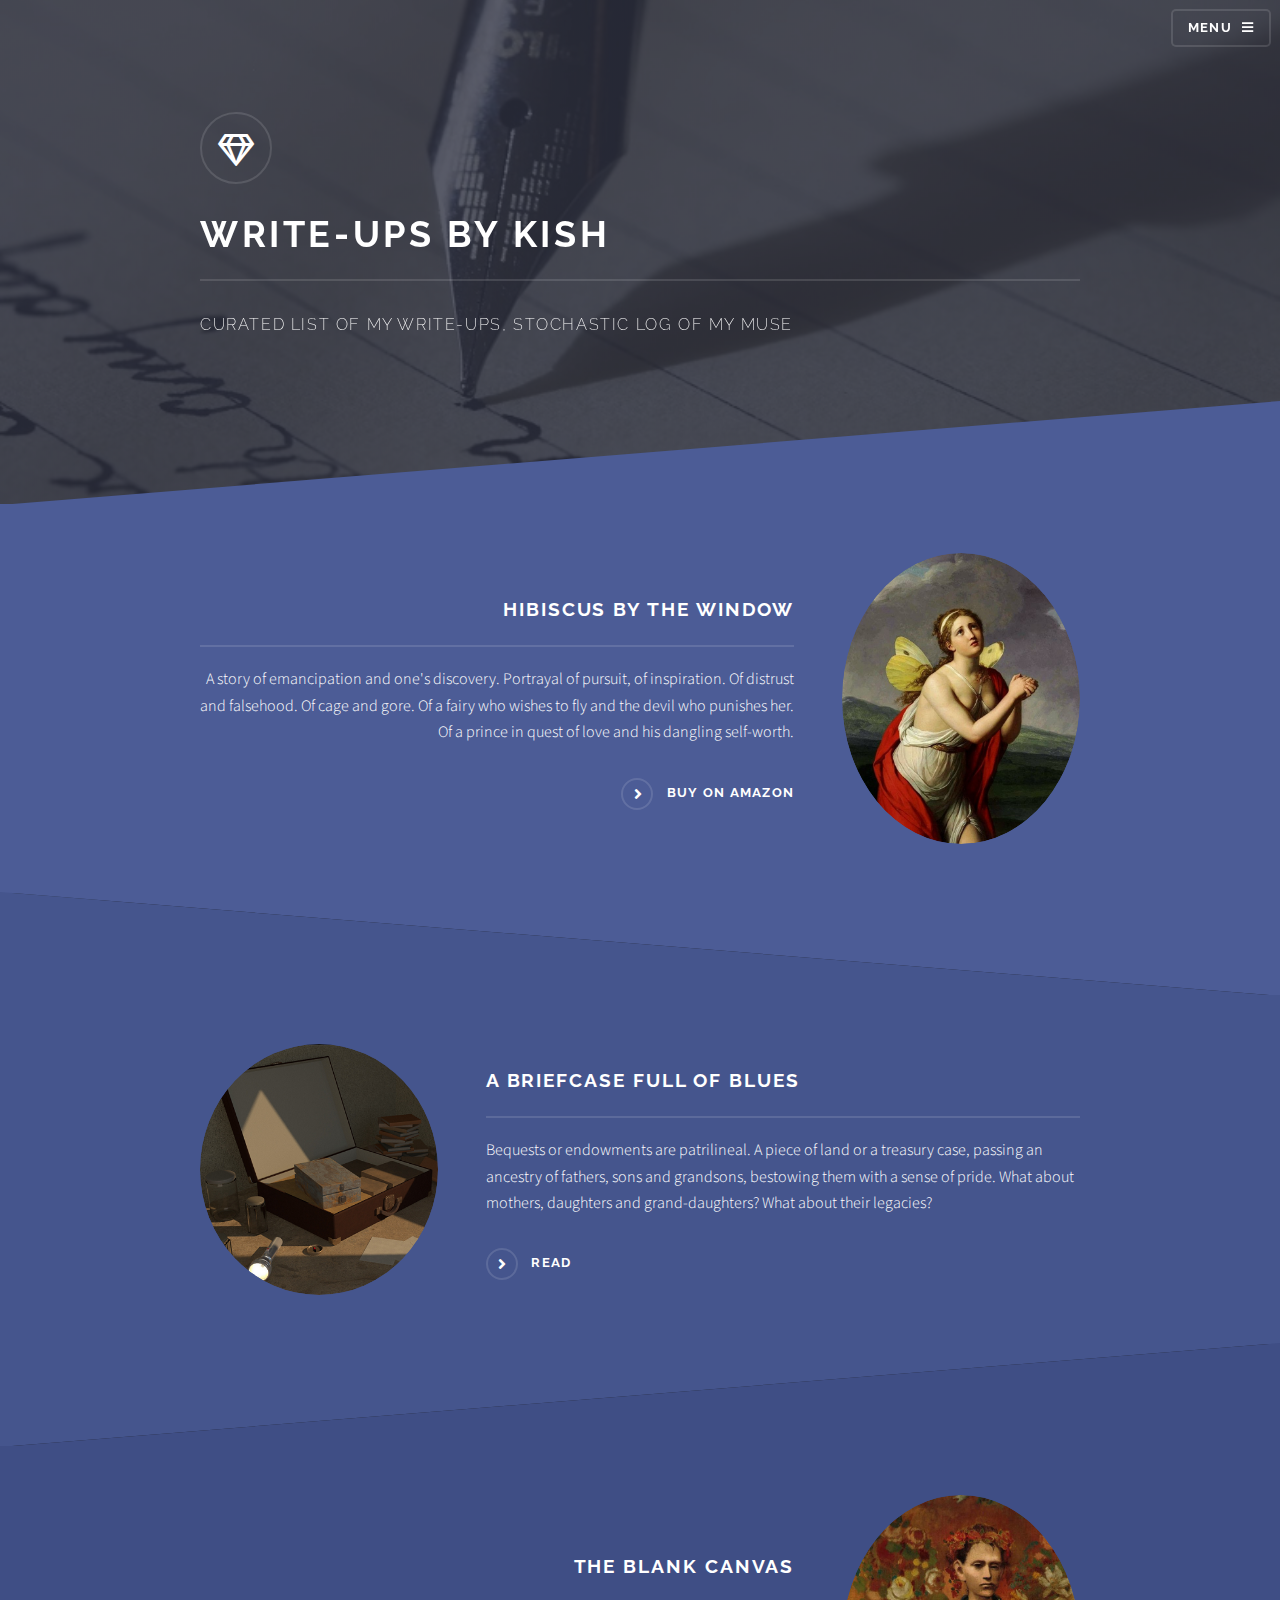
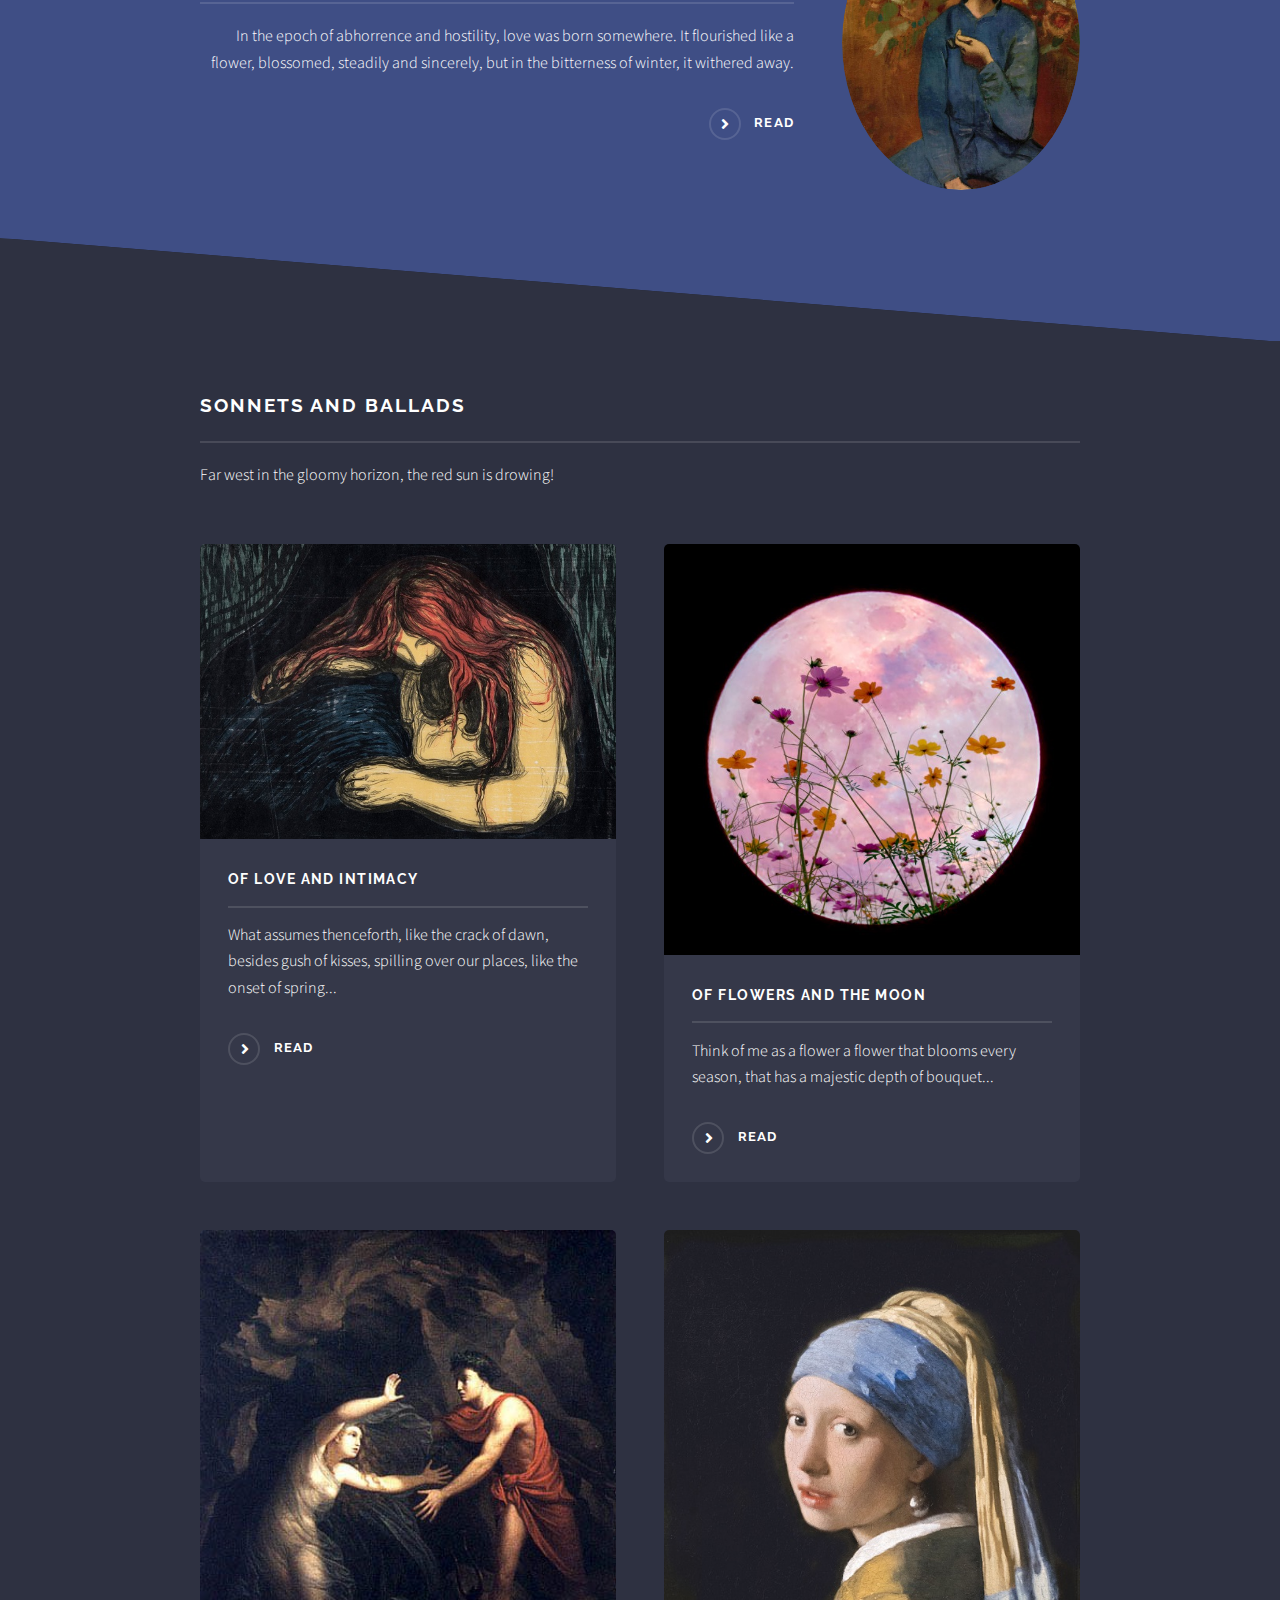
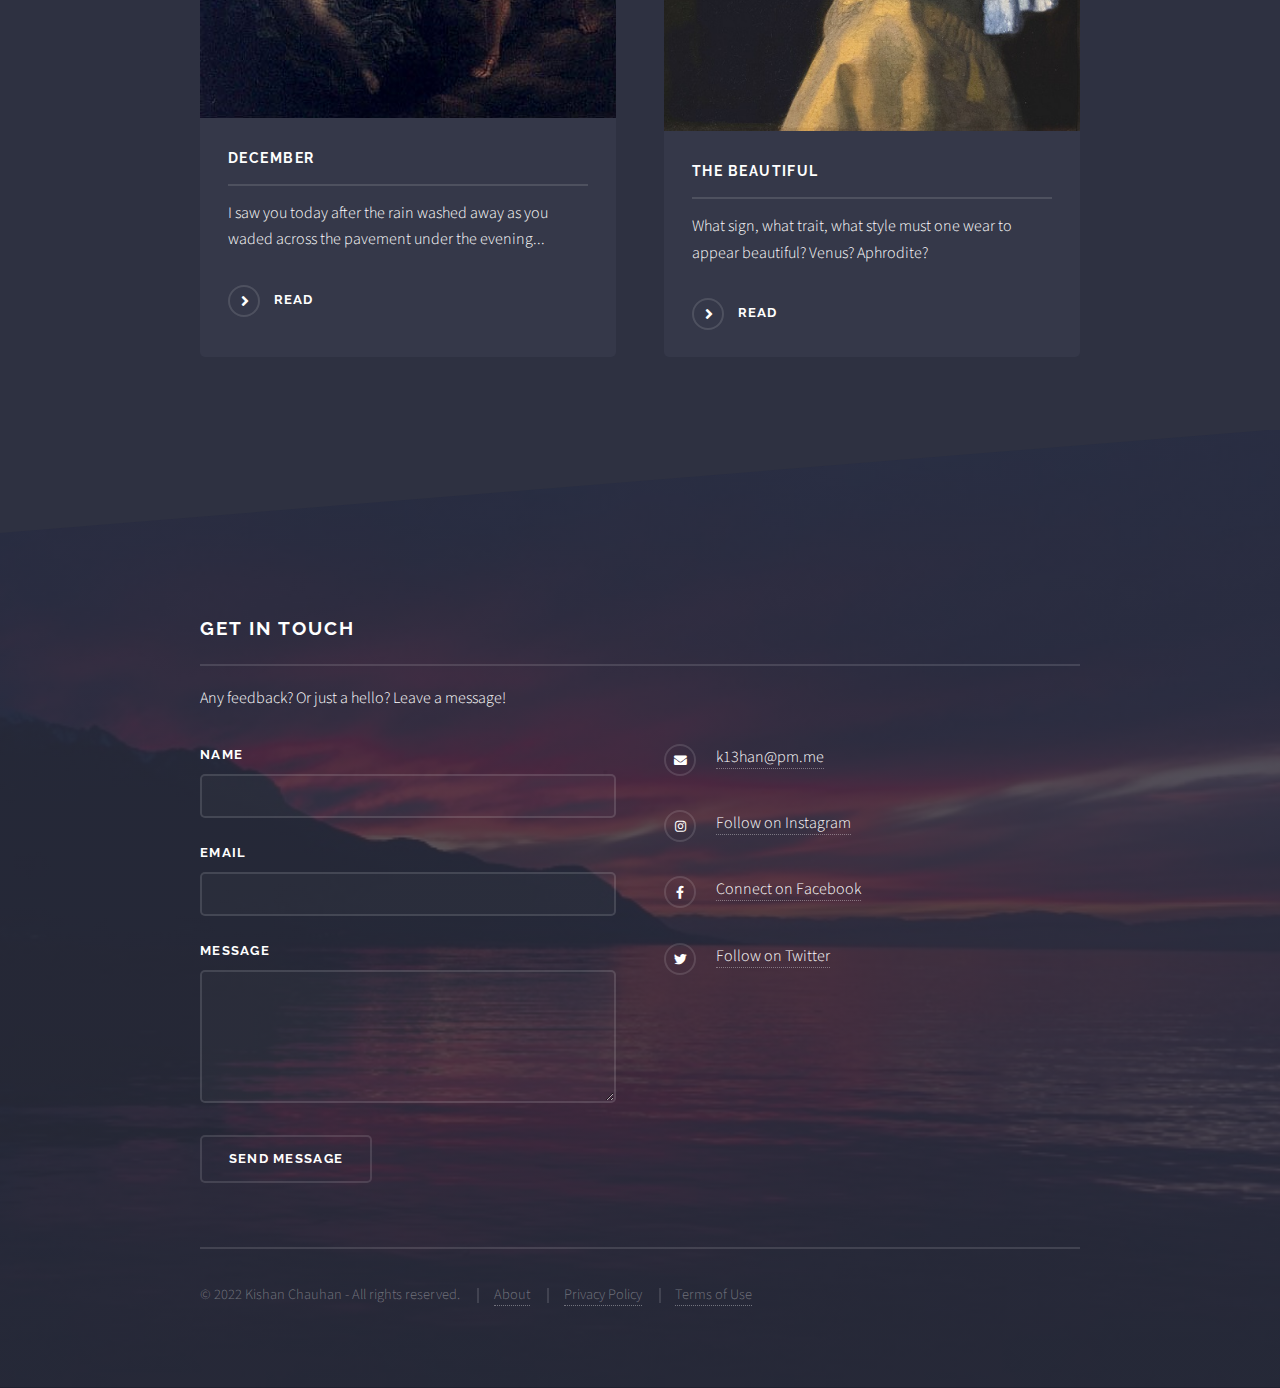
<file: index.html>
<!DOCTYPE HTML>
<html>
	<head>
		<title>KISH WRITE-UPS</title>
		<meta charset="utf-8" />
		<meta name="viewport" content="width=device-width, initial-scale=1, user-scalable=no" />
		<link rel="shortcut icon" type="image/x-icon" href="images/favicon.ico"/>
		<link rel="stylesheet" href="assets/css/main.css" />
		<noscript><link rel="stylesheet" href="assets/css/noscript.css" /></noscript>
	</head>
	<body class="is-preload">

		<!-- Page Wrapper -->
			<div id="page-wrapper">

				<!-- Header -->
					<header id="header" class="alt">
						<h1><a href="index.html">KISH WRITE-UPS</a></h1>
						<nav>
							<a href="#menu">Menu</a>
						</nav>
					</header>

				<!-- Menu -->
					<nav id="menu">
						<div class="inner">
							<h2>Menu</h2>
							<ul class="links">
								<li><a href="archive.html">Archive</a></li>
								<li><a href="snippets.html">Snippets</a></li>
							</ul>
							<a href="#" class="close">Close</a>
						</div>
					</nav>

				<!-- Banner -->
					<section id="banner">
						<div class="inner">
							<div class="logo"><span class="icon fa-gem"></span></div>
							<h2>Write-ups by kish</h2>
							<p>Curated list of my write-ups, stochastic log of my muse</p>
						</div>
					</section>

				<!-- Wrapper -->
					<section id="wrapper">

						<!-- One -->
							<section id="one" class="wrapper spotlight style1">
								<div class="inner">
									<a href="#" class="image"><img src="images/psy.jpg" alt="" /></a>
									<div class="content">
										<h2 class="major">Hibiscus by the Window</h2>
										<p> A story of emancipation and one's discovery.
 											Portrayal of pursuit, of inspiration. Of distrust and falsehood. Of cage and gore.
											Of a fairy who wishes to fly and the devil who punishes her.
											Of a prince in quest of love and his dangling self-worth.
										</p>
										<a href="https://cutt.ly/hbw" class="special">Buy on Amazon</a>
									</div>
								</div>
							</section>

						<!-- Two -->
							<section id="two" class="wrapper alt spotlight style2">
								<div class="inner">
									<a href="blue.html" class="image"><img src="images/bfc1.png" alt="" /></a>
									<div class="content">
										<h2 class="major">A Briefcase Full of Blues</h2>
										<p>Bequests or endowments are patrilineal. A piece of land or a treasury case, passing an ancestry of fathers, sons and grandsons, bestowing them with a sense of pride. What about mothers, daughters and grand-daughters? What about their legacies?</p>
										<a href="blue.html" class="special">Read</a>
									</div>
								</div>
							</section>

						<!-- Three -->
							<section id="three" class="wrapper spotlight style3">
								<div class="inner">
									<a href="canvas.html" class="image"><img src="images/gp.jpg" alt="" /></a>
									<div class="content">
										<h2 class="major">The Blank Canvas</h2>
										<p>In the epoch of abhorrence and hostility, love was born somewhere. It flourished like a flower, blossomed, steadily and sincerely, but in the bitterness of winter, it withered away.</p>
										<a href="canvas.html" class="special">Read</a>
									</div>
								</div>
							</section>

						<!-- Four -->
							<section id="four" class="wrapper alt style1">
								<div class="inner">
									<h2 class="major">Sonnets and Ballads</h2>
									<p>Far west in the gloomy horizon, the red sun is drowing!</p>
									<section class="features">
										<article>
											<a href="lni.html" class="image"><img src="images/v2.jpg" alt="" /></a>
											<h3 class="major">Of love and intimacy</h3>
											<p>What assumes thenceforth, like the crack of dawn, besides gush of kisses, spilling over our places, like the onset of spring...</p>
											<a href="lni.html" class="special">Read</a>
										</article>
										<article>
											<a href="moon.html" class="image"><img src="images/fm1.jpg" alt="" /></a>
											<h3 class="major">Of Flowers and the Moon</h3>
											<p>Think of me as a flower
												a flower that blooms every season,
												that has a majestic depth of bouquet...</p>
											<a href="moon.html" class="special">Read</a>
										</article>
										<article>
											<a href="dec.html" class="image"><img src="images/oye.jpg" alt="" /></a>
											<h3 class="major">December</h3>
											<p>I saw you today after the rain washed away
												as you waded across the pavement under the evening...</p>
											<a href="dec.html" class="special">Read</a>
										</article>
										<article>
											<a href="tb.html" class="image"><img src="images/f.jpg" alt="" /></a>
											<h3 class="major">The Beautiful</h3>
											<p>What sign, what trait, what style
												must one wear to appear beautiful?
												Venus? Aphrodite? </p>
											<a href="tb.html" class="special">Read</a>
										</article>
									</section>
								</div>
							</section>

					</section>

				<!-- Footer -->
					<section id="footer">
						<div class="inner">
							<h2 class="major">Get in touch</h2>
							<p>Any feedback? Or just a hello? Leave a message!</p>
							<form name="contact" method="post" data-netlify="turned">
								<div class="fields">
									<div class="field">
										<label for="name">Name</label>
										<input type="text" name="name" id="name" />
									</div>
									<div class="field">
										<label for="email">Email</label>
										<input type="email" name="email" id="email" />
									</div>
									<div class="field">
										<label for="message">Message</label>
										<textarea name="message" id="message" rows="4"></textarea>
									</div>
								</div>
								<ul class="actions">
									<li><input type="submit" value="Send Message" /></li>
								</ul>
							</form>
							<ul class="contact">
								<li class="icon solid fa-envelope"><a href="mailto:k13han@pm.me">k13han@pm.me</a></li>
								<li class="icon brands fa-instagram"><a href="https://instagram.com/kishthetic">Follow on Instagram</a></li>
								<li class="icon brands fa-facebook-f"><a href="https://facebook.com/kiscellaneus">Connect on Facebook</a></li>
								<li class="icon brands fa-twitter"><a href="https://twitter.com/kiscellaneus">Follow on Twitter</a></li>
							</ul>
							<ul class="copyright">
								<li>&copy; 2022 Kishan Chauhan - All rights reserved.</li>
								<li><a href="#">About</a></li>
								<li><a href="#">Privacy Policy</a></li>
								<li><a href="#">Terms of Use</a></li>
							</ul>
						</div>
					</section>

			</div>

		<!-- Scripts -->
			<script src="assets/js/jquery.min.js"></script>
			<script src="assets/js/jquery.scrollex.min.js"></script>
			<script src="assets/js/browser.min.js"></script>
			<script src="assets/js/breakpoints.min.js"></script>
			<script src="assets/js/util.js"></script>
			<script src="assets/js/main.js"></script>

	</body>
</html>
</file>
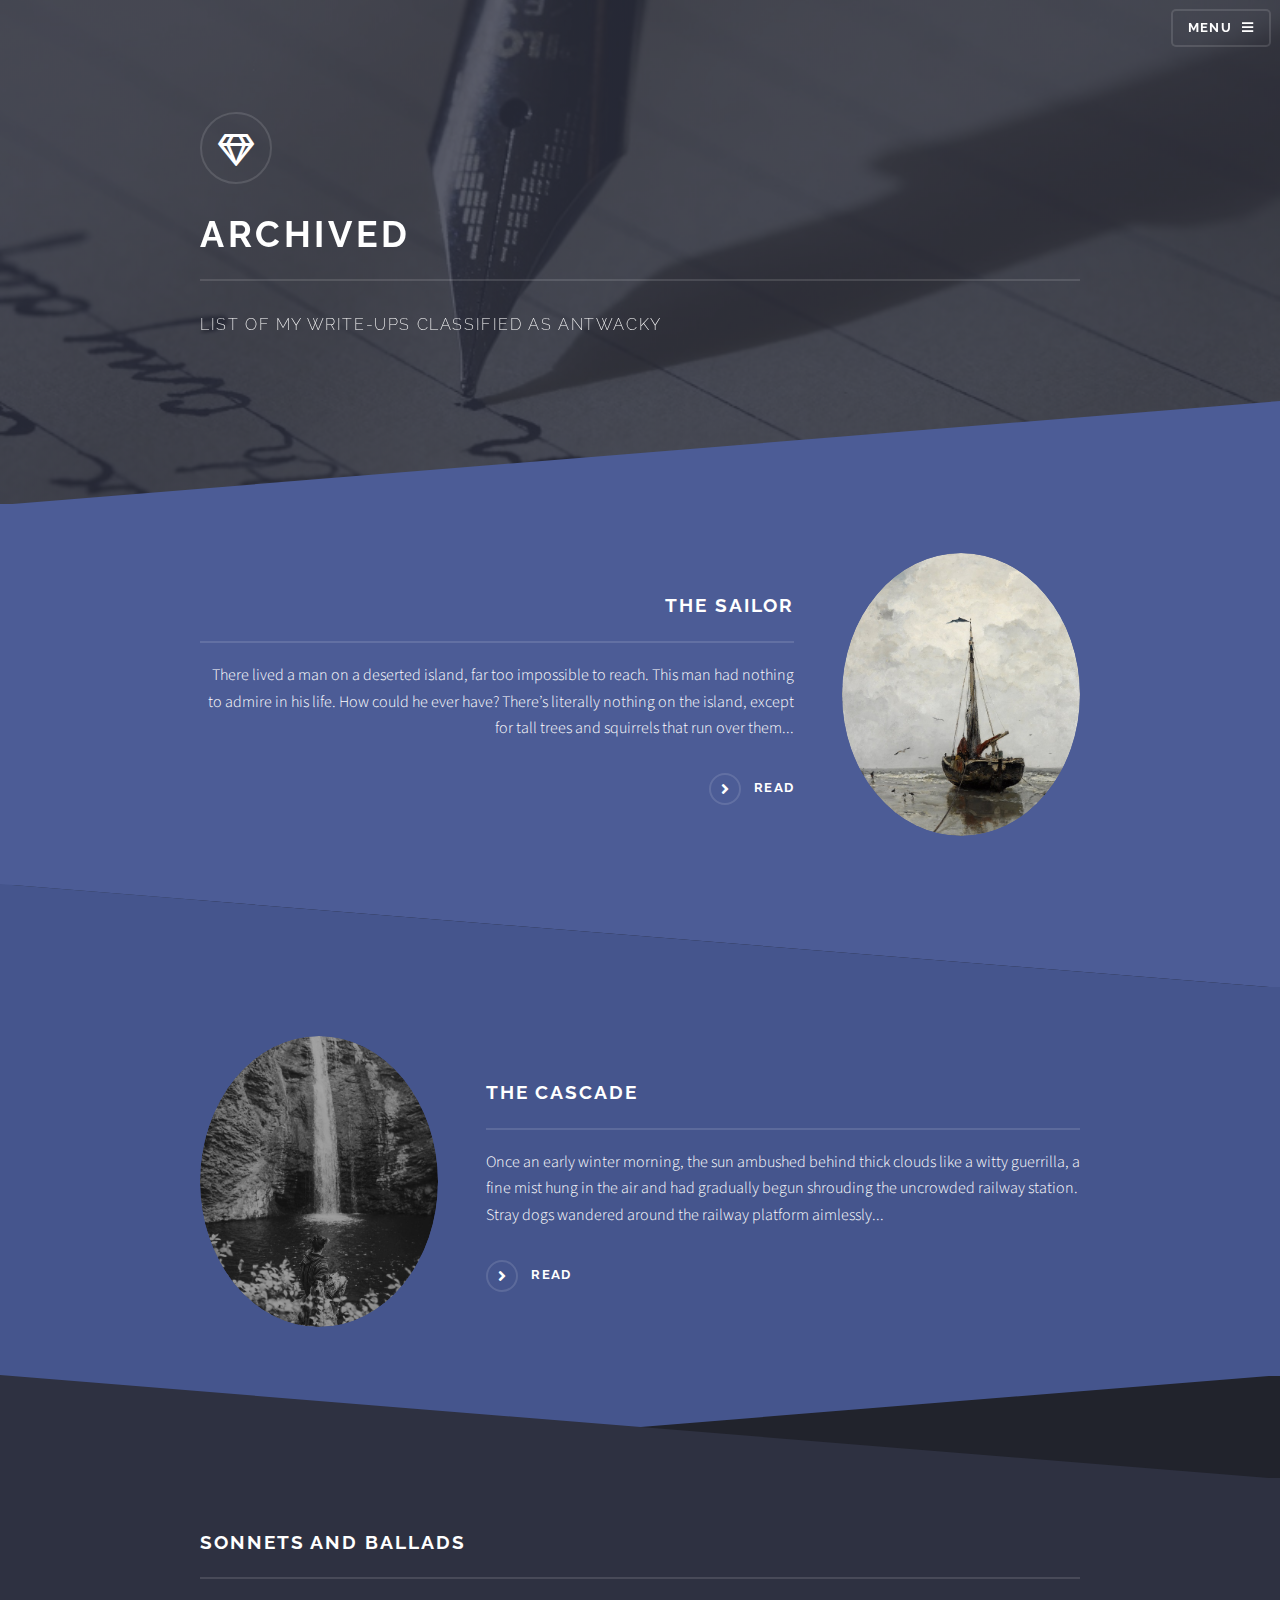
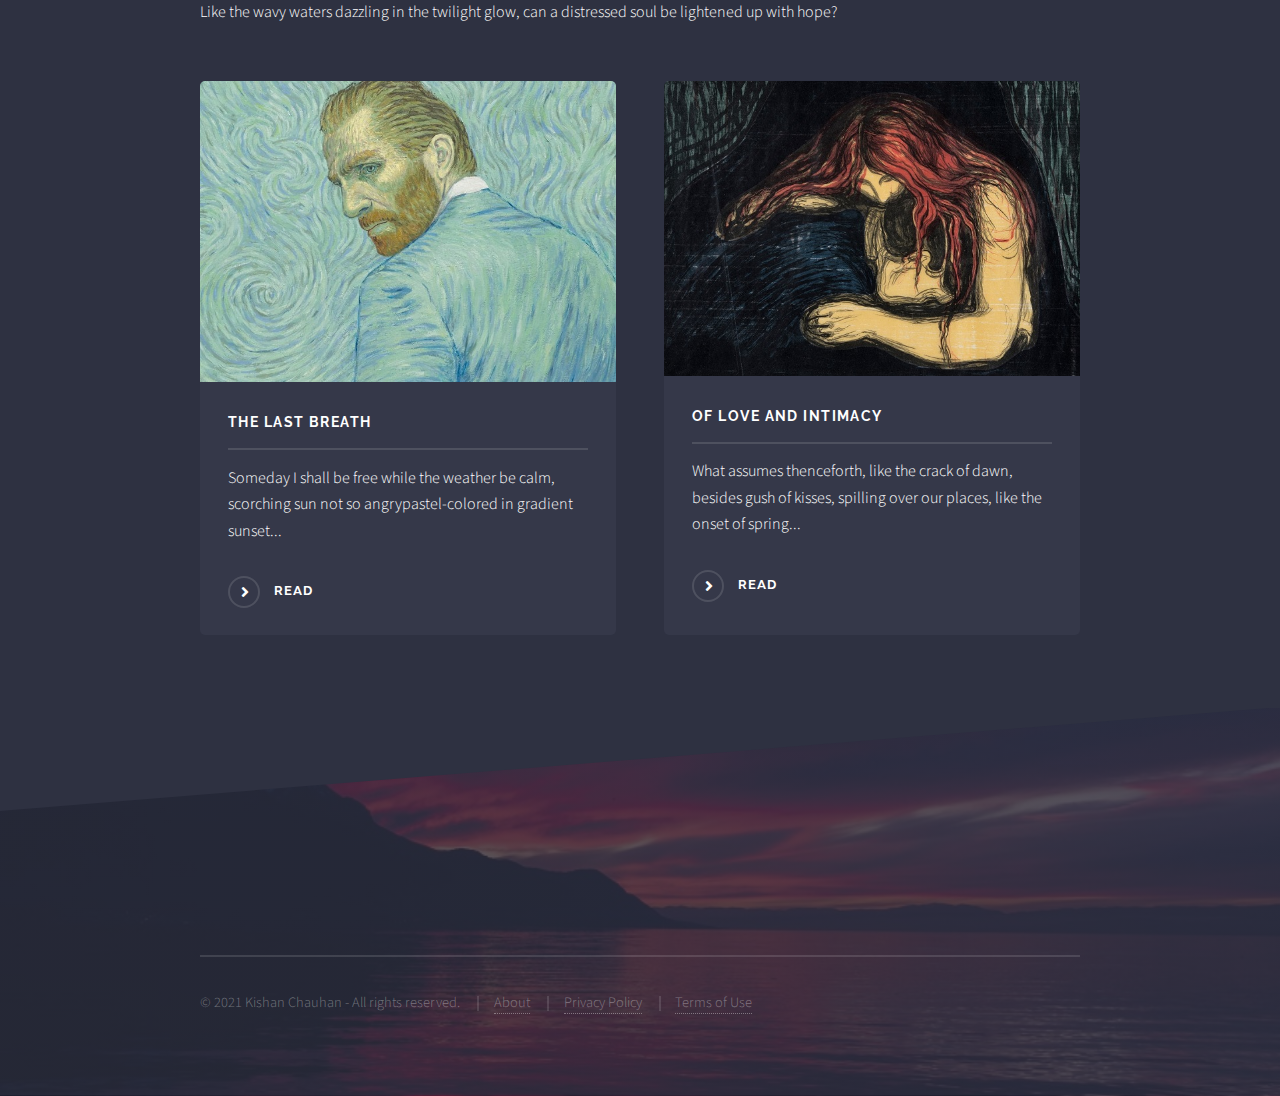
<file: archive.html>
<!DOCTYPE HTML>
<html>
	<head>
		<title>Archive - Kishan's Corpus</title>
		<meta charset="utf-8" />
		<meta name="viewport" content="width=device-width, initial-scale=1, user-scalable=no" />
		<link rel="shortcut icon" type="image/x-icon" href="images/favicon.ico"/>
		<link rel="stylesheet" href="assets/css/main.css" />
		<noscript><link rel="stylesheet" href="assets/css/noscript.css" /></noscript>
	</head>
	<body class="is-preload">

		<!-- Page Wrapper -->
			<div id="page-wrapper">

				<!-- Header -->
					<header id="header" class="alt">
						<h1><a href="index.html">Kishan's Corpus</a></h1>
						<nav>
							<a href="#menu">Menu</a>
						</nav>
					</header>

				<!-- Menu -->
					<nav id="menu">
						<div class="inner">
							<h2>Menu</h2>
							<ul class="links">
								<li><a href="https://kishanchauhan.in">Parent Page</a></li>
								<li><a href="index.html">Corpus</a></li>
								<li><a href="snippets.html">Snippets</a></li>
							</ul>
							<a href="#" class="close">Close</a>
						</div>
					</nav>

				<!-- Banner -->
					<section id="banner">
						<div class="inner">
							<div class="logo"><span class="icon fa-gem"></span></div>
							<h2>Archived</h2>
							<p>List of my write-ups classified as antwacky</p>
						</div>
					</section>

				<!-- Wrapper -->
					<section id="wrapper">

						<!-- One -->
							<section id="one" class="wrapper spotlight style1">
								<div class="inner">
									<a href="sailor.html" class="image"><img src="images/jacob-marris.jpg" alt="" /></a>
									<div class="content">
										<h2 class="major">The Sailor</h2>
										<p>There lived a man on a deserted island, far too impossible to reach. This man had nothing to admire in his life. How could he ever have? There’s literally nothing on the island, except for tall trees and squirrels that run over them...</p>
										<a href="sailor.html" class="special">Read</a>
									</div>
								</div>
							</section>

						<!-- Two -->
							<section id="two" class="wrapper alt spotlight style2">
								<div class="inner">
									<a href="cascade.html" class="image"><img src="images/vv.jpg" alt="" /></a>
									<div class="content">
										<h2 class="major">The Cascade</h2>
										<p>Once an early winter morning, the sun ambushed behind thick clouds like a witty guerrilla, a fine mist hung in the air and had gradually begun shrouding the uncrowded railway station. Stray dogs wandered around the railway platform aimlessly...</p>
										<a href="cascade.html" class="special">Read</a>
									</div>
								</div>
							</section>

						<!-- Three -->
							<section id="four" class="wrapper alt style1">
								<div class="inner">
									<h2 class="major">Sonnets and Ballads</h2>
									<p>Like the wavy waters
										dazzling in the twilight glow,
										can a distressed soul
										be lightened up with hope?</p>
									<section class="features">
										<article>
											<a href="tlb.html" class="image"><img src="images/bdf.jpg" alt="" /></a>
											<h3 class="major">The Last Breath</h3>
											<p>Someday I shall be free while the weather be calm, scorching sun not so angrypastel-colored in gradient sunset...</p>
											<a href="tlb.html" class="special">Read</a>
										</article>
										<article>
											<a href="lni.html" class="image"><img src="images/v2.jpg" alt="" /></a>
											<h3 class="major">Of love and intimacy</h3>
											<p>What assumes thenceforth, like the crack of dawn, besides gush of kisses, spilling over our places, like the onset of spring...</p>
											<a href="lni.html" class="special">Read</a>
										</article>
									</section>
								</div>
							</section>

					</section>

				<!-- Footer -->
					<section id="footer">
						<div class="inner">
							<ul class="copyright">
								<li>&copy; 2021 Kishan Chauhan - All rights reserved.</li>
								<li><a href="https://blog.kishanchauhan.in/about">About</a></li>
								<li><a href="https://blog.kishanchauhan.in/privacy">Privacy Policy</a></li>
								<li><a href="https://blog.kishanchauhan.in/terms">Terms of Use</a></li>
							</ul>
						</div>
					</section>

			</div>

		<!-- Scripts -->
			<script src="assets/js/jquery.min.js"></script>
			<script src="assets/js/jquery.scrollex.min.js"></script>
			<script src="assets/js/browser.min.js"></script>
			<script src="assets/js/breakpoints.min.js"></script>
			<script src="assets/js/util.js"></script>
			<script src="assets/js/main.js"></script>

	</body>
</html>
</file>
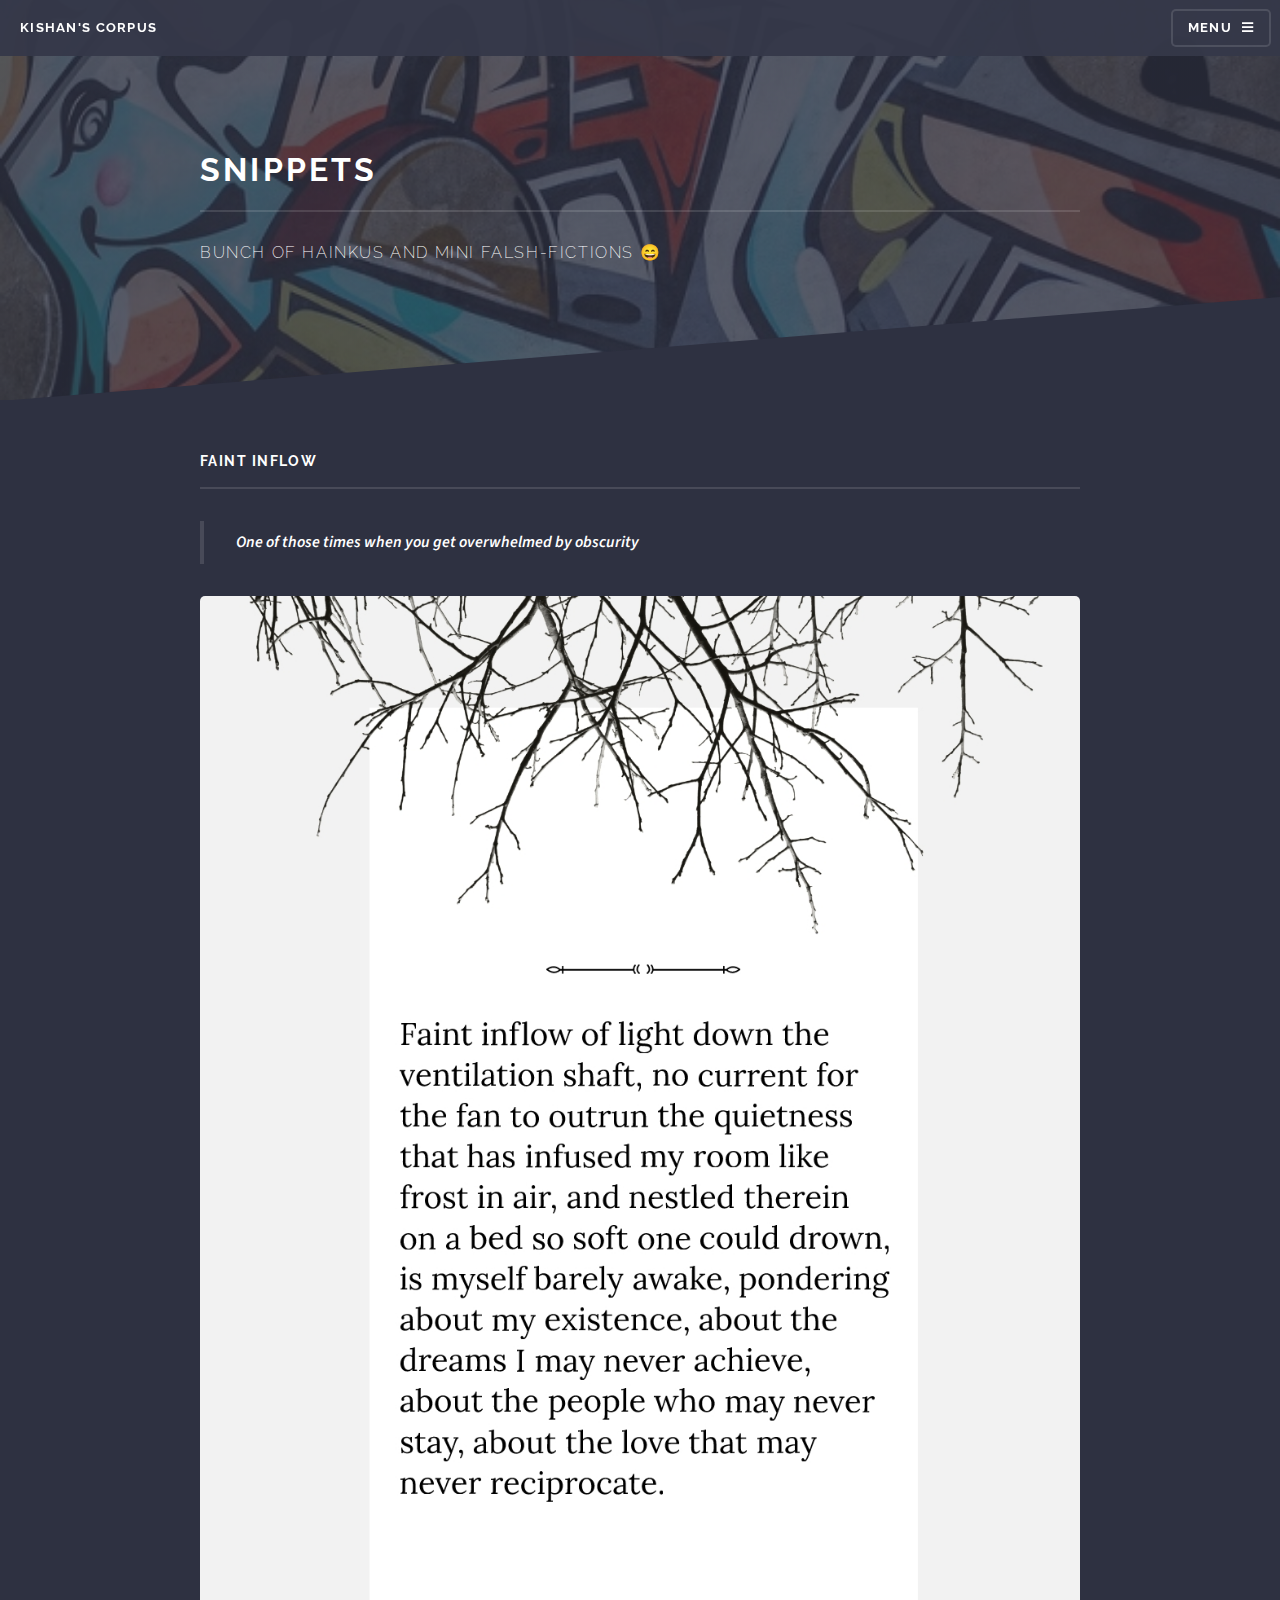
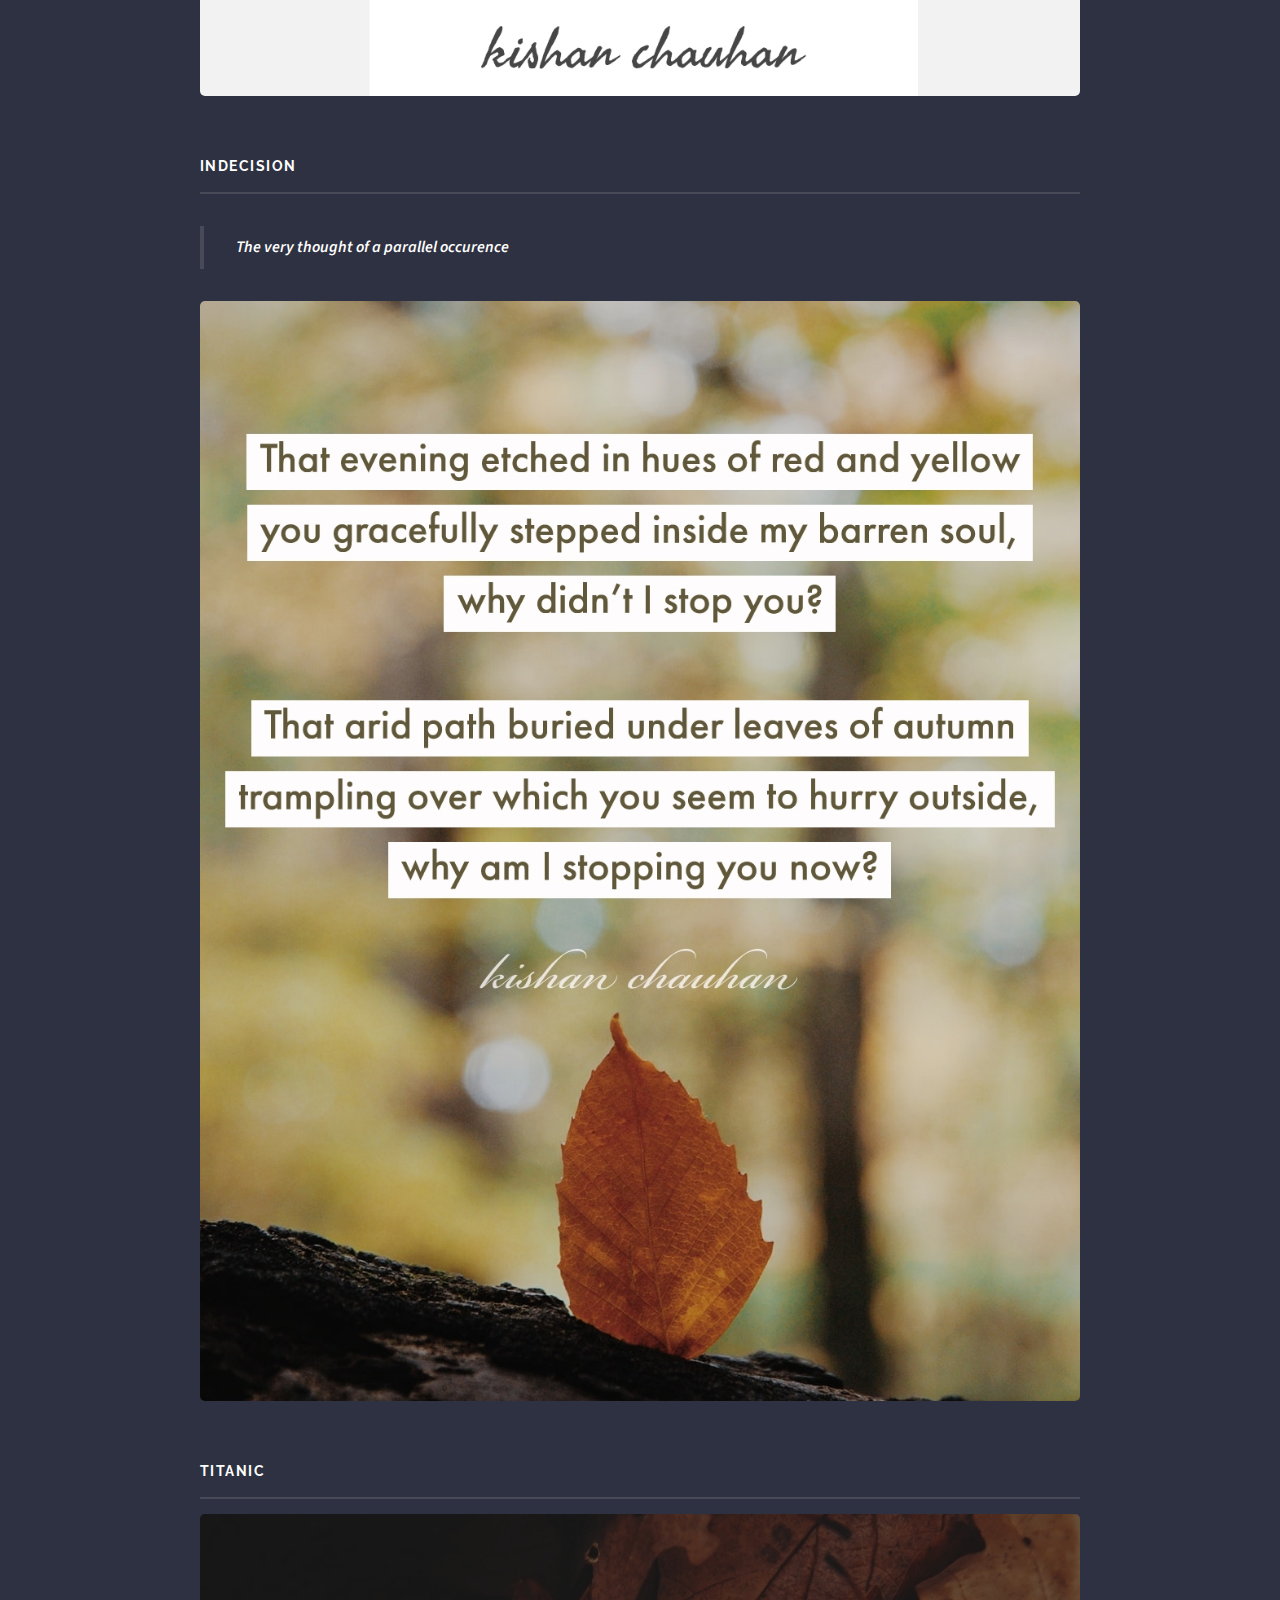
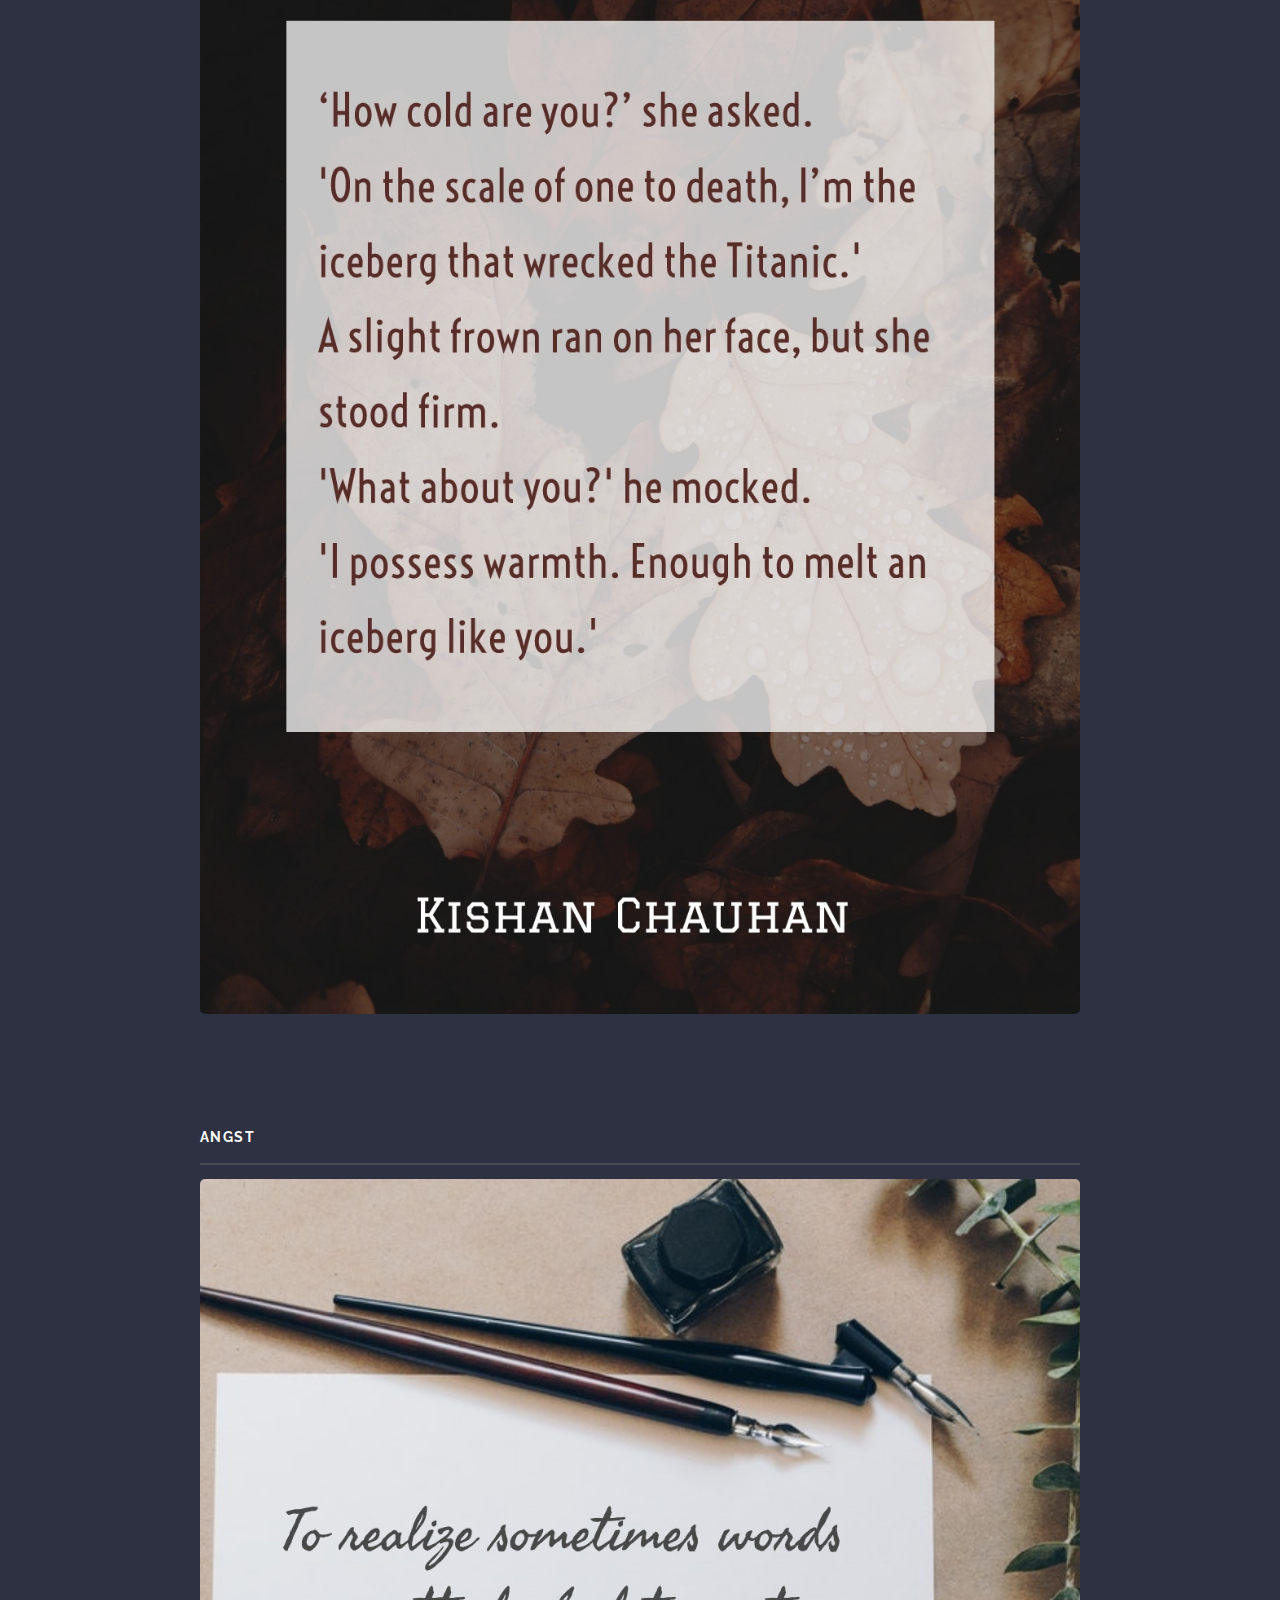
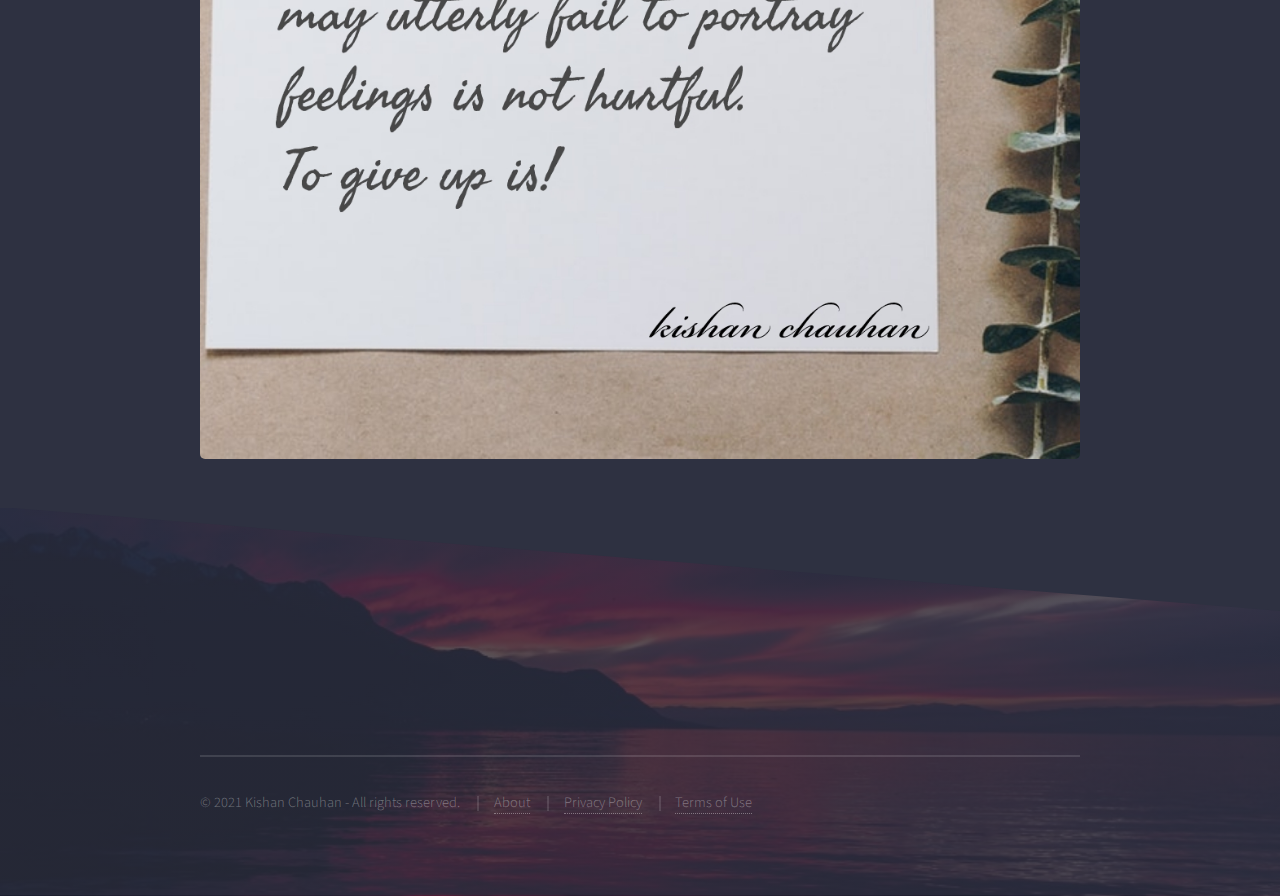
<file: snippets.html>
<!DOCTYPE HTML>
<html>
	<head>
		<title>Snippets - Kishan's Corpus</title>
		<meta charset="utf-8" />
		<meta name="viewport" content="width=device-width, initial-scale=1, user-scalable=no" />
		<link rel="shortcut icon" type="image/x-icon" href="images/favicon.ico"/>
		<link rel="stylesheet" href="assets/css/main.css" />
		<noscript><link rel="stylesheet" href="assets/css/noscript.css" /></noscript>
	</head>
	<body class="is-preload">

		<!-- Page Wrapper -->
			<div id="page-wrapper">

				<!-- Header -->
					<header id="header">
						<h1><a href="index.html">Kishan's Corpus</a></h1>
						<nav>
							<a href="#menu">Menu</a>
						</nav>
					</header>

				<!-- Menu -->
					<nav id="menu">
						<div class="inner">
							<h2>Menu</h2>
							<ul class="links">
								<li><a href="https://kishanchauhan.in">Parent Page</a></li>
								<li><a href="index.html">Corpus</a></li>
								<li><a href="archive.html">Archive</a></li>
							</ul>
							<a href="#" class="close">Close</a>
						</div>
					</nav>

				<!-- Wrapper -->
					<section id="wrapper">
						<header>
							<div class="inner">
								<h2>Snippets</h2>
								<p>Bunch of hainkus and mini falsh-fictions 😄</p>
							</div>
						</header>

						<!-- Content -->
							<div class="wrapper">
								<div class="inner">
									<section>
										<h3 class="major">Faint Inflow</h3>
										<p><blockquote><b>One of those times when you get overwhelmed by obscurity</b></blockquote>
											<span class="image fit">
											<img src="images/2.jpg"></span></p>
									<br>
										<h3 class="major">Indecision</h3>
											<p><blockquote><b>The very thought of a parallel occurence</b></blockquote>
												<span class="image fit">
												<img src="images/1.jpg"></span></p>
									<br>
										<h3 class="major">Titanic</h3>
										<span class="image fit">	
										<img src="images/4.jpg"></span>
									<br><br><br>
										<h3 class="major">Angst</h3>
										<span class="image fit">
											<img src="images/3.jpg"></span>
									</section>
								</div>
							</div>
					</section>					

			</div>


			<section id="footer">
				<div class="inner">
					<ul class="copyright">
						<li>&copy; 2021 Kishan Chauhan - All rights reserved.</li>
						<li><a href="https://blog.kishanchauhan.in/about">About</a></li>
						<li><a href="https://blog.kishanchauhan.in/privacy">Privacy Policy</a></li>
						<li><a href="https://blog.kishanchauhan.in/terms">Terms of Use</a></li>
					</ul>
				</div>
			</section>

	</div>

		<!-- Scripts -->
			<script src="assets/js/jquery.min.js"></script>
			<script src="assets/js/jquery.scrollex.min.js"></script>
			<script src="assets/js/browser.min.js"></script>
			<script src="assets/js/breakpoints.min.js"></script>
			<script src="assets/js/util.js"></script>
			<script src="assets/js/main.js"></script>

			<script type="text/javascript">
				$(document).ready(function () {
					//Disable full page
					$("body").on("contextmenu",function(e){
						return false;
					});
					
					//Disable part of page
					$("#id").on("contextmenu",function(e){
						return false;
					});
				});
				</script>

	</body>
</html>
</file>
<file: assets/css/noscript.css>
/*
	Solid State by HTML5 UP
	html5up.net | @ajlkn
	Free for personal and commercial use under the CCA 3.0 license (html5up.net/license)
*/

/* Banner */

	body.is-preload #banner .logo {
		-moz-transform: none;
		-webkit-transform: none;
		-ms-transform: none;
		transform: none;
		opacity: 1;
	}

	body.is-preload #banner h2 {
		opacity: 1;
		-moz-transform: none;
		-webkit-transform: none;
		-ms-transform: none;
		transform: none;
		-moz-filter: none;
		-webkit-filter: none;
		-ms-filter: none;
		filter: none;
	}

	body.is-preload #banner p {
		opacity: 01;
		-moz-transform: none;
		-webkit-transform: none;
		-ms-transform: none;
		transform: none;
		-moz-filter: none;
		-webkit-filter: none;
		-ms-filter: none;
		filter: none;
	}
</file>
<file: assets/css/main.css>
@import url(fontawesome-all.min.css);
@import url("https://fonts.googleapis.com/css?family=Raleway:200,700|Source+Sans+Pro:300,600,300italic,600italic");

/*
	Solid State by HTML5 UP
	html5up.net | @ajlkn
	Free for personal and commercial use under the CCA 3.0 license (html5up.net/license)
*/

html, body, div, span, applet, object,
iframe, h1, h2, h3, h4, h5, h6, p, blockquote,
pre, a, abbr, acronym, address, big, cite,
code, del, dfn, em, img, ins, kbd, q, s, samp,
small, strike, strong, sub, sup, tt, var, b,
u, i, center, dl, dt, dd, ol, ul, li, fieldset,
form, label, legend, table, caption, tbody,
tfoot, thead, tr, th, td, article, aside,
canvas, details, embed, figure, figcaption,
footer, header, hgroup, menu, nav, output, ruby,
section, summary, time, mark, audio, video {
	margin: 0;
	padding: 0;
	border: 0;
	font-size: 100%;
	font: inherit;
	vertical-align: baseline;}

article, aside, details, figcaption, figure,
footer, header, hgroup, menu, nav, section {
	display: block;}

body {
	line-height: 1;
}

ol, ul {
	list-style: none;
}

blockquote, q {
	quotes: none;
}

	blockquote:before, blockquote:after, q:before, q:after {
		content: '';
		content: none;
	}

table {
	border-collapse: collapse;
	border-spacing: 0;
}

body {
	-webkit-text-size-adjust: none;
}

mark {
	background-color: transparent;
	color: inherit;
}

input::-moz-focus-inner {
	border: 0;
	padding: 0;
}

input, select, textarea {
	-moz-appearance: none;
	-webkit-appearance: none;
	-ms-appearance: none;
	appearance: none;
}

/* Basic */

	@-ms-viewport {
		width: device-width;
	}

	body {
		-ms-overflow-style: scrollbar;
	}

	@media screen and (max-width: 480px) {

		html, body {
			min-width: 320px;
		}

	}

	html {
		box-sizing: border-box;
	}

	*, *:before, *:after {
		box-sizing: inherit;
	}

	body {
		background-color: #21232c;
		background-image: linear-gradient(to top, rgba(46, 49, 65, 0.8), rgba(46, 49, 65, 0.8)), url("../../images/bg.jpg");
		background-size: auto,
 cover;
		background-attachment: fixed,
 fixed;
		background-position: center,
 center;
	}

		body.is-preload *, body.is-preload *:before, body.is-preload *:after {
			-moz-animation: none !important;
			-webkit-animation: none !important;
			-ms-animation: none !important;
			animation: none !important;
			-moz-transition: none !important;
			-webkit-transition: none !important;
			-ms-transition: none !important;
			transition: none !important;
		}

/* Type */

	body, input, select, textarea {
		color: #ffffff;
		font-family: "Source Sans Pro", Helvetica, sans-serif;
		font-size: 16.5pt;
		font-weight: 300;
		line-height: 1.65;
	}

		@media screen and (max-width: 1680px) {

			body, input, select, textarea {
				font-size: 13pt;
			}

		}

		@media screen and (max-width: 1280px) {

			body, input, select, textarea {
				font-size: 12pt;
			}

		}

		@media screen and (max-width: 980px) {

			body, input, select, textarea {
				font-size: 12pt;
			}

		}

		@media screen and (max-width: 736px) {

			body, input, select, textarea {
				font-size: 12pt;
			}

		}

		@media screen and (max-width: 480px) {

			body, input, select, textarea {
				font-size: 12pt;
			}

		}

	a {
		-moz-transition: color 0.2s ease-in-out, border-bottom-color 0.2s ease-in-out;
		-webkit-transition: color 0.2s ease-in-out, border-bottom-color 0.2s ease-in-out;
		-ms-transition: color 0.2s ease-in-out, border-bottom-color 0.2s ease-in-out;
		transition: color 0.2s ease-in-out, border-bottom-color 0.2s ease-in-out;
		border-bottom: dotted 1px rgba(255, 255, 255, 0.35);
		color: #ffffff;
		text-decoration: none;
	}

		a:hover {
			border-bottom-color: transparent;
			color: #ffffff !important;
		}

		a.special:not(.button) {
			text-decoration: none;
			border-bottom: 0;
			display: block;
			font-family: Raleway, Helvetica, sans-serif;
			font-size: 0.8em;
			font-weight: 700;
			letter-spacing: 0.1em;
			margin: 0 0 2em 0;
			text-transform: uppercase;
		}

			a.special:not(.button):before {
				-moz-osx-font-smoothing: grayscale;
				-webkit-font-smoothing: antialiased;
				display: inline-block;
				font-style: normal;
				font-variant: normal;
				text-rendering: auto;
				line-height: 1;
				text-transform: none !important;
				font-family: 'Font Awesome 5 Free';
				font-weight: 900;
			}

			a.special:not(.button):before {
				-moz-transition: background-color 0.2s ease-in-out;
				-webkit-transition: background-color 0.2s ease-in-out;
				-ms-transition: background-color 0.2s ease-in-out;
				transition: background-color 0.2s ease-in-out;
				border-radius: 100%;
				border: solid 2px rgba(255, 255, 255, 0.125);
				content: '\f105';
				display: inline-block;
				font-size: 1.25em;
				height: 2em;
				line-height: 1.75em;
				margin-right: 0.85em;
				text-align: center;
				text-indent: 0.15em;
				vertical-align: middle;
				width: 2em;
			}

			a.special:not(.button):hover:before {
				background-color: rgba(255, 255, 255, 0.025);
			}

			a.special:not(.button):active:before {
				background-color: rgba(255, 255, 255, 0.075);
			}

	strong, b {
		color: #ffffff;
		font-weight: 600;
	}

	em, i {
		font-style: italic;
	}

	p {
		margin: 0 0 2em 0;
	}

	h1, h2, h3, h4, h5, h6 {
		color: #ffffff;
		font-family: Raleway, Helvetica, sans-serif;
		font-weight: 700;
		letter-spacing: 0.1em;
		margin: 0 0 1em 0;
		text-transform: uppercase;
	}

		h1 a, h2 a, h3 a, h4 a, h5 a, h6 a {
			color: inherit;
			text-decoration: none;
			border-bottom: 0;
		}

		h1 span, h2 span, h3 span, h4 span, h5 span, h6 span {
			font-weight: 200;
		}

		h1.major, h2.major, h3.major, h4.major, h5.major, h6.major {
			padding-bottom: 1em;
			border-bottom: solid 2px rgba(255, 255, 255, 0.125);
		}

	h2 {
		font-size: 1.2em;
	}

	h3 {
		font-size: 0.9em;
	}

	h4 {
		font-size: 0.7em;
	}

	h5 {
		font-size: 0.7em;
	}

	h6 {
		font-size: 0.7em;
	}

	@media screen and (max-width: 736px) {

		h2 {
			font-size: 1em;
		}

		h3 {
			font-size: 0.8em;
		}

	}

	sub {
		font-size: 0.8em;
		position: relative;
		top: 0.5em;
	}

	sup {
		font-size: 0.8em;
		position: relative;
		top: -0.5em;
	}

	blockquote {
		border-left: solid 4px rgba(255, 255, 255, 0.125);
		font-style: italic;
		margin: 0 0 2em 0;
		padding: 0.5em 0 0.5em 2em;
	}

	code {
		background: rgba(255, 255, 255, 0.025);
		border-radius: 5px;
		border: solid 2px rgba(255, 255, 255, 0.125);
		font-family: "Courier New", monospace;
		font-size: 0.9em;
		margin: 0 0.25em;
		padding: 0.25em 0.65em;
	}

	pre {
		-webkit-overflow-scrolling: touch;
		font-family: "Courier New", monospace;
		font-size: 0.9em;
		margin: 0 0 2em 0;
	}

		pre code {
			display: block;
			line-height: 1.75em;
			padding: 1em 1.5em;
			overflow-x: auto;
		}

	hr {
		border: 0;
		border-bottom: solid 2px rgba(255, 255, 255, 0.125);
		margin: 2.5em 0;
	}

		hr.major {
			margin: 4em 0;
		}

	.align-left {
		text-align: left;
	}

	.align-center {
		text-align: center;
	}

	.align-right {
		text-align: right;
	}

/* Row */

	.row {
		display: flex;
		flex-wrap: wrap;
		box-sizing: border-box;
		align-items: stretch;
	}

		.row > * {
			box-sizing: border-box;
		}

		.row.gtr-uniform > * > :last-child {
			margin-bottom: 0;
		}

		.row.aln-left {
			justify-content: flex-start;
		}

		.row.aln-center {
			justify-content: center;
		}

		.row.aln-right {
			justify-content: flex-end;
		}

		.row.aln-top {
			align-items: flex-start;
		}

		.row.aln-middle {
			align-items: center;
		}

		.row.aln-bottom {
			align-items: flex-end;
		}

		.row > .imp {
			order: -1;
		}

		.row > .col-1 {
			width: 8.33333%;
		}

		.row > .off-1 {
			margin-left: 8.33333%;
		}

		.row > .col-2 {
			width: 16.66667%;
		}

		.row > .off-2 {
			margin-left: 16.66667%;
		}

		.row > .col-3 {
			width: 25%;
		}

		.row > .off-3 {
			margin-left: 25%;
		}

		.row > .col-4 {
			width: 33.33333%;
		}

		.row > .off-4 {
			margin-left: 33.33333%;
		}

		.row > .col-5 {
			width: 41.66667%;
		}

		.row > .off-5 {
			margin-left: 41.66667%;
		}

		.row > .col-6 {
			width: 50%;
		}

		.row > .off-6 {
			margin-left: 50%;
		}

		.row > .col-7 {
			width: 58.33333%;
		}

		.row > .off-7 {
			margin-left: 58.33333%;
		}

		.row > .col-8 {
			width: 66.66667%;
		}

		.row > .off-8 {
			margin-left: 66.66667%;
		}

		.row > .col-9 {
			width: 75%;
		}

		.row > .off-9 {
			margin-left: 75%;
		}

		.row > .col-10 {
			width: 83.33333%;
		}

		.row > .off-10 {
			margin-left: 83.33333%;
		}

		.row > .col-11 {
			width: 91.66667%;
		}

		.row > .off-11 {
			margin-left: 91.66667%;
		}

		.row > .col-12 {
			width: 100%;
		}

		.row > .off-12 {
			margin-left: 100%;
		}

		.row.gtr-0 {
			margin-top: 0;
			margin-left: 0em;
		}

			.row.gtr-0 > * {
				padding: 0 0 0 0em;
			}

			.row.gtr-0.gtr-uniform {
				margin-top: 0em;
			}

				.row.gtr-0.gtr-uniform > * {
					padding-top: 0em;
				}

		.row.gtr-25 {
			margin-top: 0;
			margin-left: -0.4375em;
		}

			.row.gtr-25 > * {
				padding: 0 0 0 0.4375em;
			}

			.row.gtr-25.gtr-uniform {
				margin-top: -0.4375em;
			}

				.row.gtr-25.gtr-uniform > * {
					padding-top: 0.4375em;
				}

		.row.gtr-50 {
			margin-top: 0;
			margin-left: -0.875em;
		}

			.row.gtr-50 > * {
				padding: 0 0 0 0.875em;
			}

			.row.gtr-50.gtr-uniform {
				margin-top: -0.875em;
			}

				.row.gtr-50.gtr-uniform > * {
					padding-top: 0.875em;
				}

		.row {
			margin-top: 0;
			margin-left: -1.75em;
		}

			.row > * {
				padding: 0 0 0 1.75em;
			}

			.row.gtr-uniform {
				margin-top: -1.75em;
			}

				.row.gtr-uniform > * {
					padding-top: 1.75em;
				}

		.row.gtr-150 {
			margin-top: 0;
			margin-left: -2.625em;
		}

			.row.gtr-150 > * {
				padding: 0 0 0 2.625em;
			}

			.row.gtr-150.gtr-uniform {
				margin-top: -2.625em;
			}

				.row.gtr-150.gtr-uniform > * {
					padding-top: 2.625em;
				}

		.row.gtr-200 {
			margin-top: 0;
			margin-left: -3.5em;
		}

			.row.gtr-200 > * {
				padding: 0 0 0 3.5em;
			}

			.row.gtr-200.gtr-uniform {
				margin-top: -3.5em;
			}

				.row.gtr-200.gtr-uniform > * {
					padding-top: 3.5em;
				}

		@media screen and (max-width: 1680px) {

			.row {
				display: flex;
				flex-wrap: wrap;
				box-sizing: border-box;
				align-items: stretch;
			}

				.row > * {
					box-sizing: border-box;
				}

				.row.gtr-uniform > * > :last-child {
					margin-bottom: 0;
				}

				.row.aln-left {
					justify-content: flex-start;
				}

				.row.aln-center {
					justify-content: center;
				}

				.row.aln-right {
					justify-content: flex-end;
				}

				.row.aln-top {
					align-items: flex-start;
				}

				.row.aln-middle {
					align-items: center;
				}

				.row.aln-bottom {
					align-items: flex-end;
				}

				.row > .imp-xlarge {
					order: -1;
				}

				.row > .col-1-xlarge {
					width: 8.33333%;
				}

				.row > .off-1-xlarge {
					margin-left: 8.33333%;
				}

				.row > .col-2-xlarge {
					width: 16.66667%;
				}

				.row > .off-2-xlarge {
					margin-left: 16.66667%;
				}

				.row > .col-3-xlarge {
					width: 25%;
				}

				.row > .off-3-xlarge {
					margin-left: 25%;
				}

				.row > .col-4-xlarge {
					width: 33.33333%;
				}

				.row > .off-4-xlarge {
					margin-left: 33.33333%;
				}

				.row > .col-5-xlarge {
					width: 41.66667%;
				}

				.row > .off-5-xlarge {
					margin-left: 41.66667%;
				}

				.row > .col-6-xlarge {
					width: 50%;
				}

				.row > .off-6-xlarge {
					margin-left: 50%;
				}

				.row > .col-7-xlarge {
					width: 58.33333%;
				}

				.row > .off-7-xlarge {
					margin-left: 58.33333%;
				}

				.row > .col-8-xlarge {
					width: 66.66667%;
				}

				.row > .off-8-xlarge {
					margin-left: 66.66667%;
				}

				.row > .col-9-xlarge {
					width: 75%;
				}

				.row > .off-9-xlarge {
					margin-left: 75%;
				}

				.row > .col-10-xlarge {
					width: 83.33333%;
				}

				.row > .off-10-xlarge {
					margin-left: 83.33333%;
				}

				.row > .col-11-xlarge {
					width: 91.66667%;
				}

				.row > .off-11-xlarge {
					margin-left: 91.66667%;
				}

				.row > .col-12-xlarge {
					width: 100%;
				}

				.row > .off-12-xlarge {
					margin-left: 100%;
				}

				.row.gtr-0 {
					margin-top: 0;
					margin-left: 0em;
				}

					.row.gtr-0 > * {
						padding: 0 0 0 0em;
					}

					.row.gtr-0.gtr-uniform {
						margin-top: 0em;
					}

						.row.gtr-0.gtr-uniform > * {
							padding-top: 0em;
						}

				.row.gtr-25 {
					margin-top: 0;
					margin-left: -0.4375em;
				}

					.row.gtr-25 > * {
						padding: 0 0 0 0.4375em;
					}

					.row.gtr-25.gtr-uniform {
						margin-top: -0.4375em;
					}

						.row.gtr-25.gtr-uniform > * {
							padding-top: 0.4375em;
						}

				.row.gtr-50 {
					margin-top: 0;
					margin-left: -0.875em;
				}

					.row.gtr-50 > * {
						padding: 0 0 0 0.875em;
					}

					.row.gtr-50.gtr-uniform {
						margin-top: -0.875em;
					}

						.row.gtr-50.gtr-uniform > * {
							padding-top: 0.875em;
						}

				.row {
					margin-top: 0;
					margin-left: -1.75em;
				}

					.row > * {
						padding: 0 0 0 1.75em;
					}

					.row.gtr-uniform {
						margin-top: -1.75em;
					}

						.row.gtr-uniform > * {
							padding-top: 1.75em;
						}

				.row.gtr-150 {
					margin-top: 0;
					margin-left: -2.625em;
				}

					.row.gtr-150 > * {
						padding: 0 0 0 2.625em;
					}

					.row.gtr-150.gtr-uniform {
						margin-top: -2.625em;
					}

						.row.gtr-150.gtr-uniform > * {
							padding-top: 2.625em;
						}

				.row.gtr-200 {
					margin-top: 0;
					margin-left: -3.5em;
				}

					.row.gtr-200 > * {
						padding: 0 0 0 3.5em;
					}

					.row.gtr-200.gtr-uniform {
						margin-top: -3.5em;
					}

						.row.gtr-200.gtr-uniform > * {
							padding-top: 3.5em;
						}

		}

		@media screen and (max-width: 1280px) {

			.row {
				display: flex;
				flex-wrap: wrap;
				box-sizing: border-box;
				align-items: stretch;
			}

				.row > * {
					box-sizing: border-box;
				}

				.row.gtr-uniform > * > :last-child {
					margin-bottom: 0;
				}

				.row.aln-left {
					justify-content: flex-start;
				}

				.row.aln-center {
					justify-content: center;
				}

				.row.aln-right {
					justify-content: flex-end;
				}

				.row.aln-top {
					align-items: flex-start;
				}

				.row.aln-middle {
					align-items: center;
				}

				.row.aln-bottom {
					align-items: flex-end;
				}

				.row > .imp-large {
					order: -1;
				}

				.row > .col-1-large {
					width: 8.33333%;
				}

				.row > .off-1-large {
					margin-left: 8.33333%;
				}

				.row > .col-2-large {
					width: 16.66667%;
				}

				.row > .off-2-large {
					margin-left: 16.66667%;
				}

				.row > .col-3-large {
					width: 25%;
				}

				.row > .off-3-large {
					margin-left: 25%;
				}

				.row > .col-4-large {
					width: 33.33333%;
				}

				.row > .off-4-large {
					margin-left: 33.33333%;
				}

				.row > .col-5-large {
					width: 41.66667%;
				}

				.row > .off-5-large {
					margin-left: 41.66667%;
				}

				.row > .col-6-large {
					width: 50%;
				}

				.row > .off-6-large {
					margin-left: 50%;
				}

				.row > .col-7-large {
					width: 58.33333%;
				}

				.row > .off-7-large {
					margin-left: 58.33333%;
				}

				.row > .col-8-large {
					width: 66.66667%;
				}

				.row > .off-8-large {
					margin-left: 66.66667%;
				}

				.row > .col-9-large {
					width: 75%;
				}

				.row > .off-9-large {
					margin-left: 75%;
				}

				.row > .col-10-large {
					width: 83.33333%;
				}

				.row > .off-10-large {
					margin-left: 83.33333%;
				}

				.row > .col-11-large {
					width: 91.66667%;
				}

				.row > .off-11-large {
					margin-left: 91.66667%;
				}

				.row > .col-12-large {
					width: 100%;
				}

				.row > .off-12-large {
					margin-left: 100%;
				}

				.row.gtr-0 {
					margin-top: 0;
					margin-left: 0em;
				}

					.row.gtr-0 > * {
						padding: 0 0 0 0em;
					}

					.row.gtr-0.gtr-uniform {
						margin-top: 0em;
					}

						.row.gtr-0.gtr-uniform > * {
							padding-top: 0em;
						}

				.row.gtr-25 {
					margin-top: 0;
					margin-left: -0.4375em;
				}

					.row.gtr-25 > * {
						padding: 0 0 0 0.4375em;
					}

					.row.gtr-25.gtr-uniform {
						margin-top: -0.4375em;
					}

						.row.gtr-25.gtr-uniform > * {
							padding-top: 0.4375em;
						}

				.row.gtr-50 {
					margin-top: 0;
					margin-left: -0.875em;
				}

					.row.gtr-50 > * {
						padding: 0 0 0 0.875em;
					}

					.row.gtr-50.gtr-uniform {
						margin-top: -0.875em;
					}

						.row.gtr-50.gtr-uniform > * {
							padding-top: 0.875em;
						}

				.row {
					margin-top: 0;
					margin-left: -1.75em;
				}

					.row > * {
						padding: 0 0 0 1.75em;
					}

					.row.gtr-uniform {
						margin-top: -1.75em;
					}

						.row.gtr-uniform > * {
							padding-top: 1.75em;
						}

				.row.gtr-150 {
					margin-top: 0;
					margin-left: -2.625em;
				}

					.row.gtr-150 > * {
						padding: 0 0 0 2.625em;
					}

					.row.gtr-150.gtr-uniform {
						margin-top: -2.625em;
					}

						.row.gtr-150.gtr-uniform > * {
							padding-top: 2.625em;
						}

				.row.gtr-200 {
					margin-top: 0;
					margin-left: -3.5em;
				}

					.row.gtr-200 > * {
						padding: 0 0 0 3.5em;
					}

					.row.gtr-200.gtr-uniform {
						margin-top: -3.5em;
					}

						.row.gtr-200.gtr-uniform > * {
							padding-top: 3.5em;
						}

		}

		@media screen and (max-width: 980px) {

			.row {
				display: flex;
				flex-wrap: wrap;
				box-sizing: border-box;
				align-items: stretch;
			}

				.row > * {
					box-sizing: border-box;
				}

				.row.gtr-uniform > * > :last-child {
					margin-bottom: 0;
				}

				.row.aln-left {
					justify-content: flex-start;
				}

				.row.aln-center {
					justify-content: center;
				}

				.row.aln-right {
					justify-content: flex-end;
				}

				.row.aln-top {
					align-items: flex-start;
				}

				.row.aln-middle {
					align-items: center;
				}

				.row.aln-bottom {
					align-items: flex-end;
				}

				.row > .imp-medium {
					order: -1;
				}

				.row > .col-1-medium {
					width: 8.33333%;
				}

				.row > .off-1-medium {
					margin-left: 8.33333%;
				}

				.row > .col-2-medium {
					width: 16.66667%;
				}

				.row > .off-2-medium {
					margin-left: 16.66667%;
				}

				.row > .col-3-medium {
					width: 25%;
				}

				.row > .off-3-medium {
					margin-left: 25%;
				}

				.row > .col-4-medium {
					width: 33.33333%;
				}

				.row > .off-4-medium {
					margin-left: 33.33333%;
				}

				.row > .col-5-medium {
					width: 41.66667%;
				}

				.row > .off-5-medium {
					margin-left: 41.66667%;
				}

				.row > .col-6-medium {
					width: 50%;
				}

				.row > .off-6-medium {
					margin-left: 50%;
				}

				.row > .col-7-medium {
					width: 58.33333%;
				}

				.row > .off-7-medium {
					margin-left: 58.33333%;
				}

				.row > .col-8-medium {
					width: 66.66667%;
				}

				.row > .off-8-medium {
					margin-left: 66.66667%;
				}

				.row > .col-9-medium {
					width: 75%;
				}

				.row > .off-9-medium {
					margin-left: 75%;
				}

				.row > .col-10-medium {
					width: 83.33333%;
				}

				.row > .off-10-medium {
					margin-left: 83.33333%;
				}

				.row > .col-11-medium {
					width: 91.66667%;
				}

				.row > .off-11-medium {
					margin-left: 91.66667%;
				}

				.row > .col-12-medium {
					width: 100%;
				}

				.row > .off-12-medium {
					margin-left: 100%;
				}

				.row.gtr-0 {
					margin-top: 0;
					margin-left: 0em;
				}

					.row.gtr-0 > * {
						padding: 0 0 0 0em;
					}

					.row.gtr-0.gtr-uniform {
						margin-top: 0em;
					}

						.row.gtr-0.gtr-uniform > * {
							padding-top: 0em;
						}

				.row.gtr-25 {
					margin-top: 0;
					margin-left: -0.4375em;
				}

					.row.gtr-25 > * {
						padding: 0 0 0 0.4375em;
					}

					.row.gtr-25.gtr-uniform {
						margin-top: -0.4375em;
					}

						.row.gtr-25.gtr-uniform > * {
							padding-top: 0.4375em;
						}

				.row.gtr-50 {
					margin-top: 0;
					margin-left: -0.875em;
				}

					.row.gtr-50 > * {
						padding: 0 0 0 0.875em;
					}

					.row.gtr-50.gtr-uniform {
						margin-top: -0.875em;
					}

						.row.gtr-50.gtr-uniform > * {
							padding-top: 0.875em;
						}

				.row {
					margin-top: 0;
					margin-left: -1.75em;
				}

					.row > * {
						padding: 0 0 0 1.75em;
					}

					.row.gtr-uniform {
						margin-top: -1.75em;
					}

						.row.gtr-uniform > * {
							padding-top: 1.75em;
						}

				.row.gtr-150 {
					margin-top: 0;
					margin-left: -2.625em;
				}

					.row.gtr-150 > * {
						padding: 0 0 0 2.625em;
					}

					.row.gtr-150.gtr-uniform {
						margin-top: -2.625em;
					}

						.row.gtr-150.gtr-uniform > * {
							padding-top: 2.625em;
						}

				.row.gtr-200 {
					margin-top: 0;
					margin-left: -3.5em;
				}

					.row.gtr-200 > * {
						padding: 0 0 0 3.5em;
					}

					.row.gtr-200.gtr-uniform {
						margin-top: -3.5em;
					}

						.row.gtr-200.gtr-uniform > * {
							padding-top: 3.5em;
						}

		}

		@media screen and (max-width: 736px) {

			.row {
				display: flex;
				flex-wrap: wrap;
				box-sizing: border-box;
				align-items: stretch;
			}

				.row > * {
					box-sizing: border-box;
				}

				.row.gtr-uniform > * > :last-child {
					margin-bottom: 0;
				}

				.row.aln-left {
					justify-content: flex-start;
				}

				.row.aln-center {
					justify-content: center;
				}

				.row.aln-right {
					justify-content: flex-end;
				}

				.row.aln-top {
					align-items: flex-start;
				}

				.row.aln-middle {
					align-items: center;
				}

				.row.aln-bottom {
					align-items: flex-end;
				}

				.row > .imp-small {
					order: -1;
				}

				.row > .col-1-small {
					width: 8.33333%;
				}

				.row > .off-1-small {
					margin-left: 8.33333%;
				}

				.row > .col-2-small {
					width: 16.66667%;
				}

				.row > .off-2-small {
					margin-left: 16.66667%;
				}

				.row > .col-3-small {
					width: 25%;
				}

				.row > .off-3-small {
					margin-left: 25%;
				}

				.row > .col-4-small {
					width: 33.33333%;
				}

				.row > .off-4-small {
					margin-left: 33.33333%;
				}

				.row > .col-5-small {
					width: 41.66667%;
				}

				.row > .off-5-small {
					margin-left: 41.66667%;
				}

				.row > .col-6-small {
					width: 50%;
				}

				.row > .off-6-small {
					margin-left: 50%;
				}

				.row > .col-7-small {
					width: 58.33333%;
				}

				.row > .off-7-small {
					margin-left: 58.33333%;
				}

				.row > .col-8-small {
					width: 66.66667%;
				}

				.row > .off-8-small {
					margin-left: 66.66667%;
				}

				.row > .col-9-small {
					width: 75%;
				}

				.row > .off-9-small {
					margin-left: 75%;
				}

				.row > .col-10-small {
					width: 83.33333%;
				}

				.row > .off-10-small {
					margin-left: 83.33333%;
				}

				.row > .col-11-small {
					width: 91.66667%;
				}

				.row > .off-11-small {
					margin-left: 91.66667%;
				}

				.row > .col-12-small {
					width: 100%;
				}

				.row > .off-12-small {
					margin-left: 100%;
				}

				.row.gtr-0 {
					margin-top: 0;
					margin-left: 0em;
				}

					.row.gtr-0 > * {
						padding: 0 0 0 0em;
					}

					.row.gtr-0.gtr-uniform {
						margin-top: 0em;
					}

						.row.gtr-0.gtr-uniform > * {
							padding-top: 0em;
						}

				.row.gtr-25 {
					margin-top: 0;
					margin-left: -0.3125em;
				}

					.row.gtr-25 > * {
						padding: 0 0 0 0.3125em;
					}

					.row.gtr-25.gtr-uniform {
						margin-top: -0.3125em;
					}

						.row.gtr-25.gtr-uniform > * {
							padding-top: 0.3125em;
						}

				.row.gtr-50 {
					margin-top: 0;
					margin-left: -0.625em;
				}

					.row.gtr-50 > * {
						padding: 0 0 0 0.625em;
					}

					.row.gtr-50.gtr-uniform {
						margin-top: -0.625em;
					}

						.row.gtr-50.gtr-uniform > * {
							padding-top: 0.625em;
						}

				.row {
					margin-top: 0;
					margin-left: -1.25em;
				}

					.row > * {
						padding: 0 0 0 1.25em;
					}

					.row.gtr-uniform {
						margin-top: -1.25em;
					}

						.row.gtr-uniform > * {
							padding-top: 1.25em;
						}

				.row.gtr-150 {
					margin-top: 0;
					margin-left: -1.875em;
				}

					.row.gtr-150 > * {
						padding: 0 0 0 1.875em;
					}

					.row.gtr-150.gtr-uniform {
						margin-top: -1.875em;
					}

						.row.gtr-150.gtr-uniform > * {
							padding-top: 1.875em;
						}

				.row.gtr-200 {
					margin-top: 0;
					margin-left: -2.5em;
				}

					.row.gtr-200 > * {
						padding: 0 0 0 2.5em;
					}

					.row.gtr-200.gtr-uniform {
						margin-top: -2.5em;
					}

						.row.gtr-200.gtr-uniform > * {
							padding-top: 2.5em;
						}

		}

		@media screen and (max-width: 480px) {

			.row {
				display: flex;
				flex-wrap: wrap;
				box-sizing: border-box;
				align-items: stretch;
			}

				.row > * {
					box-sizing: border-box;
				}

				.row.gtr-uniform > * > :last-child {
					margin-bottom: 0;
				}

				.row.aln-left {
					justify-content: flex-start;
				}

				.row.aln-center {
					justify-content: center;
				}

				.row.aln-right {
					justify-content: flex-end;
				}

				.row.aln-top {
					align-items: flex-start;
				}

				.row.aln-middle {
					align-items: center;
				}

				.row.aln-bottom {
					align-items: flex-end;
				}

				.row > .imp-xsmall {
					order: -1;
				}

				.row > .col-1-xsmall {
					width: 8.33333%;
				}

				.row > .off-1-xsmall {
					margin-left: 8.33333%;
				}

				.row > .col-2-xsmall {
					width: 16.66667%;
				}

				.row > .off-2-xsmall {
					margin-left: 16.66667%;
				}

				.row > .col-3-xsmall {
					width: 25%;
				}

				.row > .off-3-xsmall {
					margin-left: 25%;
				}

				.row > .col-4-xsmall {
					width: 33.33333%;
				}

				.row > .off-4-xsmall {
					margin-left: 33.33333%;
				}

				.row > .col-5-xsmall {
					width: 41.66667%;
				}

				.row > .off-5-xsmall {
					margin-left: 41.66667%;
				}

				.row > .col-6-xsmall {
					width: 50%;
				}

				.row > .off-6-xsmall {
					margin-left: 50%;
				}

				.row > .col-7-xsmall {
					width: 58.33333%;
				}

				.row > .off-7-xsmall {
					margin-left: 58.33333%;
				}

				.row > .col-8-xsmall {
					width: 66.66667%;
				}

				.row > .off-8-xsmall {
					margin-left: 66.66667%;
				}

				.row > .col-9-xsmall {
					width: 75%;
				}

				.row > .off-9-xsmall {
					margin-left: 75%;
				}

				.row > .col-10-xsmall {
					width: 83.33333%;
				}

				.row > .off-10-xsmall {
					margin-left: 83.33333%;
				}

				.row > .col-11-xsmall {
					width: 91.66667%;
				}

				.row > .off-11-xsmall {
					margin-left: 91.66667%;
				}

				.row > .col-12-xsmall {
					width: 100%;
				}

				.row > .off-12-xsmall {
					margin-left: 100%;
				}

				.row.gtr-0 {
					margin-top: 0;
					margin-left: 0em;
				}

					.row.gtr-0 > * {
						padding: 0 0 0 0em;
					}

					.row.gtr-0.gtr-uniform {
						margin-top: 0em;
					}

						.row.gtr-0.gtr-uniform > * {
							padding-top: 0em;
						}

				.row.gtr-25 {
					margin-top: 0;
					margin-left: -0.3125em;
				}

					.row.gtr-25 > * {
						padding: 0 0 0 0.3125em;
					}

					.row.gtr-25.gtr-uniform {
						margin-top: -0.3125em;
					}

						.row.gtr-25.gtr-uniform > * {
							padding-top: 0.3125em;
						}

				.row.gtr-50 {
					margin-top: 0;
					margin-left: -0.625em;
				}

					.row.gtr-50 > * {
						padding: 0 0 0 0.625em;
					}

					.row.gtr-50.gtr-uniform {
						margin-top: -0.625em;
					}

						.row.gtr-50.gtr-uniform > * {
							padding-top: 0.625em;
						}

				.row {
					margin-top: 0;
					margin-left: -1.25em;
				}

					.row > * {
						padding: 0 0 0 1.25em;
					}

					.row.gtr-uniform {
						margin-top: -1.25em;
					}

						.row.gtr-uniform > * {
							padding-top: 1.25em;
						}

				.row.gtr-150 {
					margin-top: 0;
					margin-left: -1.875em;
				}

					.row.gtr-150 > * {
						padding: 0 0 0 1.875em;
					}

					.row.gtr-150.gtr-uniform {
						margin-top: -1.875em;
					}

						.row.gtr-150.gtr-uniform > * {
							padding-top: 1.875em;
						}

				.row.gtr-200 {
					margin-top: 0;
					margin-left: -2.5em;
				}

					.row.gtr-200 > * {
						padding: 0 0 0 2.5em;
					}

					.row.gtr-200.gtr-uniform {
						margin-top: -2.5em;
					}

						.row.gtr-200.gtr-uniform > * {
							padding-top: 2.5em;
						}

		}

		@media screen and (max-width: 360px) {

			.row {
				display: flex;
				flex-wrap: wrap;
				box-sizing: border-box;
				align-items: stretch;
			}

				.row > * {
					box-sizing: border-box;
				}

				.row.gtr-uniform > * > :last-child {
					margin-bottom: 0;
				}

				.row.aln-left {
					justify-content: flex-start;
				}

				.row.aln-center {
					justify-content: center;
				}

				.row.aln-right {
					justify-content: flex-end;
				}

				.row.aln-top {
					align-items: flex-start;
				}

				.row.aln-middle {
					align-items: center;
				}

				.row.aln-bottom {
					align-items: flex-end;
				}

				.row > .imp-xxsmall {
					order: -1;
				}

				.row > .col-1-xxsmall {
					width: 8.33333%;
				}

				.row > .off-1-xxsmall {
					margin-left: 8.33333%;
				}

				.row > .col-2-xxsmall {
					width: 16.66667%;
				}

				.row > .off-2-xxsmall {
					margin-left: 16.66667%;
				}

				.row > .col-3-xxsmall {
					width: 25%;
				}

				.row > .off-3-xxsmall {
					margin-left: 25%;
				}

				.row > .col-4-xxsmall {
					width: 33.33333%;
				}

				.row > .off-4-xxsmall {
					margin-left: 33.33333%;
				}

				.row > .col-5-xxsmall {
					width: 41.66667%;
				}

				.row > .off-5-xxsmall {
					margin-left: 41.66667%;
				}

				.row > .col-6-xxsmall {
					width: 50%;
				}

				.row > .off-6-xxsmall {
					margin-left: 50%;
				}

				.row > .col-7-xxsmall {
					width: 58.33333%;
				}

				.row > .off-7-xxsmall {
					margin-left: 58.33333%;
				}

				.row > .col-8-xxsmall {
					width: 66.66667%;
				}

				.row > .off-8-xxsmall {
					margin-left: 66.66667%;
				}

				.row > .col-9-xxsmall {
					width: 75%;
				}

				.row > .off-9-xxsmall {
					margin-left: 75%;
				}

				.row > .col-10-xxsmall {
					width: 83.33333%;
				}

				.row > .off-10-xxsmall {
					margin-left: 83.33333%;
				}

				.row > .col-11-xxsmall {
					width: 91.66667%;
				}

				.row > .off-11-xxsmall {
					margin-left: 91.66667%;
				}

				.row > .col-12-xxsmall {
					width: 100%;
				}

				.row > .off-12-xxsmall {
					margin-left: 100%;
				}

				.row.gtr-0 {
					margin-top: 0;
					margin-left: 0em;
				}

					.row.gtr-0 > * {
						padding: 0 0 0 0em;
					}

					.row.gtr-0.gtr-uniform {
						margin-top: 0em;
					}

						.row.gtr-0.gtr-uniform > * {
							padding-top: 0em;
						}

				.row.gtr-25 {
					margin-top: 0;
					margin-left: -0.3125em;
				}

					.row.gtr-25 > * {
						padding: 0 0 0 0.3125em;
					}

					.row.gtr-25.gtr-uniform {
						margin-top: -0.3125em;
					}

						.row.gtr-25.gtr-uniform > * {
							padding-top: 0.3125em;
						}

				.row.gtr-50 {
					margin-top: 0;
					margin-left: -0.625em;
				}

					.row.gtr-50 > * {
						padding: 0 0 0 0.625em;
					}

					.row.gtr-50.gtr-uniform {
						margin-top: -0.625em;
					}

						.row.gtr-50.gtr-uniform > * {
							padding-top: 0.625em;
						}

				.row {
					margin-top: 0;
					margin-left: -1.25em;
				}

					.row > * {
						padding: 0 0 0 1.25em;
					}

					.row.gtr-uniform {
						margin-top: -1.25em;
					}

						.row.gtr-uniform > * {
							padding-top: 1.25em;
						}

				.row.gtr-150 {
					margin-top: 0;
					margin-left: -1.875em;
				}

					.row.gtr-150 > * {
						padding: 0 0 0 1.875em;
					}

					.row.gtr-150.gtr-uniform {
						margin-top: -1.875em;
					}

						.row.gtr-150.gtr-uniform > * {
							padding-top: 1.875em;
						}

				.row.gtr-200 {
					margin-top: 0;
					margin-left: -2.5em;
				}

					.row.gtr-200 > * {
						padding: 0 0 0 2.5em;
					}

					.row.gtr-200.gtr-uniform {
						margin-top: -2.5em;
					}

						.row.gtr-200.gtr-uniform > * {
							padding-top: 2.5em;
						}

		}

/* Section/Article */

	section.special, article.special {
		text-align: center;
	}

/* Form */

	form {
		margin: 0 0 2em 0;
	}

		form > :last-child {
			margin-bottom: 0;
		}

		form > .fields {
			display: -moz-flex;
			display: -webkit-flex;
			display: -ms-flex;
			display: flex;
			-moz-flex-wrap: wrap;
			-webkit-flex-wrap: wrap;
			-ms-flex-wrap: wrap;
			flex-wrap: wrap;
			width: calc(100% + 3em);
			margin: -1.5em 0 2em -1.5em;
		}

			form > .fields > .field {
				-moz-flex-grow: 0;
				-webkit-flex-grow: 0;
				-ms-flex-grow: 0;
				flex-grow: 0;
				-moz-flex-shrink: 0;
				-webkit-flex-shrink: 0;
				-ms-flex-shrink: 0;
				flex-shrink: 0;
				padding: 1.5em 0 0 1.5em;
				width: calc(100% - 1.5em);
			}

				form > .fields > .field.half {
					width: calc(50% - 0.75em);
				}

				form > .fields > .field.third {
					width: calc(100%/3 - 0.5em);
				}

				form > .fields > .field.quarter {
					width: calc(25% - 0.375em);
				}

		@media screen and (max-width: 480px) {

			form > .fields {
				width: calc(100% + 3em);
				margin: -1.5em 0 2em -1.5em;
			}

				form > .fields > .field {
					padding: 1.5em 0 0 1.5em;
					width: calc(100% - 1.5em);
				}

					form > .fields > .field.half {
						width: calc(100% - 1.5em);
					}

					form > .fields > .field.third {
						width: calc(100% - 1.5em);
					}

					form > .fields > .field.quarter {
						width: calc(100% - 1.5em);
					}

		}

	label {
		color: #ffffff;
		display: block;
		font-family: Raleway, Helvetica, sans-serif;
		font-size: 0.8em;
		font-weight: 700;
		letter-spacing: 0.1em;
		margin: 0 0 0.7em 0;
		text-transform: uppercase;
	}

	input[type="text"],
	input[type="password"],
	input[type="email"],
	input[type="tel"],
	select,
	textarea {
		-moz-appearance: none;
		-webkit-appearance: none;
		-ms-appearance: none;
		appearance: none;
		background: rgba(255, 255, 255, 0.025);
		border-radius: 5px;
		border: none;
		border: solid 2px rgba(255, 255, 255, 0.125);
		color: inherit;
		display: block;
		outline: 0;
		padding: 0 1em;
		text-decoration: none;
		width: 100%;
	}

		input[type="text"]:invalid,
		input[type="password"]:invalid,
		input[type="email"]:invalid,
		input[type="tel"]:invalid,
		select:invalid,
		textarea:invalid {
			box-shadow: none;
		}

		input[type="text"]:focus,
		input[type="password"]:focus,
		input[type="email"]:focus,
		input[type="tel"]:focus,
		select:focus,
		textarea:focus {
			border-color: #5b6ba6;
		}

	select {
		background-image: url("data:image/svg+xml;charset=utf8,%3Csvg xmlns='http://www.w3.org/2000/svg' width='40' height='40' preserveAspectRatio='none' viewBox='0 0 40 40'%3E%3Cpath d='M9.4,12.3l10.4,10.4l10.4-10.4c0.2-0.2,0.5-0.4,0.9-0.4c0.3,0,0.6,0.1,0.9,0.4l3.3,3.3c0.2,0.2,0.4,0.5,0.4,0.9 c0,0.4-0.1,0.6-0.4,0.9L20.7,31.9c-0.2,0.2-0.5,0.4-0.9,0.4c-0.3,0-0.6-0.1-0.9-0.4L4.3,17.3c-0.2-0.2-0.4-0.5-0.4-0.9 c0-0.4,0.1-0.6,0.4-0.9l3.3-3.3c0.2-0.2,0.5-0.4,0.9-0.4S9.1,12.1,9.4,12.3z' fill='rgba(255, 255, 255, 0.125)' /%3E%3C/svg%3E");
		background-size: 1.25rem;
		background-repeat: no-repeat;
		background-position: calc(100% - 1rem) center;
		height: 2.75em;
		padding-right: 2.75em;
		text-overflow: ellipsis;
	}

		select option {
			color: #ffffff;
			background: #2e3141;
		}

		select:focus::-ms-value {
			background-color: transparent;
		}

		select::-ms-expand {
			display: none;
		}

	input[type="text"],
	input[type="password"],
	input[type="email"],
	select {
		height: 2.75em;
	}

	textarea {
		padding: 0.75em 1em;
	}

	input[type="checkbox"],
	input[type="radio"] {
		-moz-appearance: none;
		-webkit-appearance: none;
		-ms-appearance: none;
		appearance: none;
		display: block;
		float: left;
		margin-right: -2em;
		opacity: 0;
		width: 1em;
		z-index: -1;
	}

		input[type="checkbox"] + label,
		input[type="radio"] + label {
			text-decoration: none;
			color: #ffffff;
			cursor: pointer;
			display: inline-block;
			font-size: 1em;
			font-family: "Source Sans Pro", Helvetica, sans-serif;
			text-transform: none;
			letter-spacing: 0;
			font-weight: 300;
			padding-left: 2.4em;
			padding-right: 0.75em;
			position: relative;
		}

			input[type="checkbox"] + label:before,
			input[type="radio"] + label:before {
				-moz-osx-font-smoothing: grayscale;
				-webkit-font-smoothing: antialiased;
				display: inline-block;
				font-style: normal;
				font-variant: normal;
				text-rendering: auto;
				line-height: 1;
				text-transform: none !important;
				font-family: 'Font Awesome 5 Free';
				font-weight: 900;
			}

			input[type="checkbox"] + label:before,
			input[type="radio"] + label:before {
				background: rgba(255, 255, 255, 0.025);
				border-radius: 5px;
				border: solid 2px rgba(255, 255, 255, 0.125);
				content: '';
				display: inline-block;
				font-size: 0.8em;
				height: 2.0625em;
				left: 0;
				line-height: 2.0625em;
				position: absolute;
				text-align: center;
				top: 0;
				width: 2.0625em;
			}

		input[type="checkbox"]:checked + label:before,
		input[type="radio"]:checked + label:before {
			background: #ffffff;
			border-color: #ffffff;
			content: '\f00c';
			color: #2e3141;
		}

		input[type="checkbox"]:focus + label:before,
		input[type="radio"]:focus + label:before {
			border-color: #4c5c96;
		}

	input[type="checkbox"] + label:before {
		border-radius: 5px;
	}

	input[type="radio"] + label:before {
		border-radius: 100%;
	}

	::-webkit-input-placeholder {
		color: rgba(255, 255, 255, 0.35) !important;
		opacity: 1.0;
	}

	:-moz-placeholder {
		color: rgba(255, 255, 255, 0.35) !important;
		opacity: 1.0;
	}

	::-moz-placeholder {
		color: rgba(255, 255, 255, 0.35) !important;
		opacity: 1.0;
	}

	:-ms-input-placeholder {
		color: rgba(255, 255, 255, 0.35) !important;
		opacity: 1.0;
	}

/* Box */

	.box {
		border-radius: 5px;
		border: solid 2px rgba(255, 255, 255, 0.125);
		margin-bottom: 2em;
		padding: 1.5em;
	}

		.box > :last-child,
		.box > :last-child > :last-child,
		.box > :last-child > :last-child > :last-child {
			margin-bottom: 0;
		}

		.box.alt {
			border: 0;
			border-radius: 0;
			padding: 0;
		}

/* Icon */

	.icon {
		text-decoration: none;
		border-bottom: none;
		position: relative;
	}

		.icon:before {
			-moz-osx-font-smoothing: grayscale;
			-webkit-font-smoothing: antialiased;
			display: inline-block;
			font-style: normal;
			font-variant: normal;
			text-rendering: auto;
			line-height: 1;
			text-transform: none !important;
			font-family: 'Font Awesome 5 Free';
			font-weight: 400;
		}

		.icon > .label {
			display: none;
		}

		.icon:before {
			line-height: inherit;
		}

		.icon.solid:before {
			font-weight: 900;
		}

		.icon.brands:before {
			font-family: 'Font Awesome 5 Brands';
		}

/* Image */

	.image {
		border-radius: 5px;
		border: 0;
		display: inline-block;
		position: relative;
	}

		.image img {
			border-radius: 5px;
			display: block;
		}

		.image.left, .image.right {
			max-width: 40%;
		}

			.image.left img, .image.right img {
				width: 100%;
			}

		.image.left {
			float: left;
			padding: 0 1.5em 1em 0;
			top: 0.25em;
		}

		.image.right {
			float: right;
			padding: 0 0 1em 1.5em;
			top: 0.25em;
		}

		.image.fit {
			display: block;
			margin: 0 0 2em 0;
			width: 100%;
		}

			.image.fit img {
				width: 100%;
			}

		.image.main {
			display: block;
			margin: 0 0 3em 0;
			width: 100%;
		}

			.image.main img {
				width: 100%;
			}

/* List */

	ol {
		list-style: decimal;
		margin: 0 0 2em 0;
		padding-left: 1.25em;
	}

		ol li {
			padding-left: 0.25em;
		}

	ul {
		list-style: disc;
		margin: 0 0 2em 0;
		padding-left: 1em;
	}

		ul li {
			padding-left: 0.5em;
		}

		ul.alt {
			list-style: none;
			padding-left: 0;
		}

			ul.alt li {
				border-top: solid 1px rgba(255, 255, 255, 0.125);
				padding: 0.5em 0;
			}

				ul.alt li:first-child {
					border-top: 0;
					padding-top: 0;
				}

	dl {
		margin: 0 0 2em 0;
	}

		dl dt {
			display: block;
			font-weight: 600;
			margin: 0 0 1em 0;
		}

		dl dd {
			margin-left: 2em;
		}

/* Actions */

	ul.actions {
		display: -moz-flex;
		display: -webkit-flex;
		display: -ms-flex;
		display: flex;
		cursor: default;
		list-style: none;
		margin-left: -1em;
		padding-left: 0;
	}

		ul.actions li {
			padding: 0 0 0 1em;
			vertical-align: middle;
		}

		ul.actions.special {
			-moz-justify-content: center;
			-webkit-justify-content: center;
			-ms-justify-content: center;
			justify-content: center;
			width: 100%;
			margin-left: 0;
		}

			ul.actions.special li:first-child {
				padding-left: 0;
			}

		ul.actions.stacked {
			-moz-flex-direction: column;
			-webkit-flex-direction: column;
			-ms-flex-direction: column;
			flex-direction: column;
			margin-left: 0;
		}

			ul.actions.stacked li {
				padding: 1.3em 0 0 0;
			}

				ul.actions.stacked li:first-child {
					padding-top: 0;
				}

		ul.actions.fit {
			width: calc(100% + 1em);
		}

			ul.actions.fit li {
				-moz-flex-grow: 1;
				-webkit-flex-grow: 1;
				-ms-flex-grow: 1;
				flex-grow: 1;
				-moz-flex-shrink: 1;
				-webkit-flex-shrink: 1;
				-ms-flex-shrink: 1;
				flex-shrink: 1;
				width: 100%;
			}

				ul.actions.fit li > * {
					width: 100%;
				}

			ul.actions.fit.stacked {
				width: 100%;
			}

		@media screen and (max-width: 480px) {

			ul.actions:not(.fixed) {
				-moz-flex-direction: column;
				-webkit-flex-direction: column;
				-ms-flex-direction: column;
				flex-direction: column;
				margin-left: 0;
				width: 100% !important;
			}

				ul.actions:not(.fixed) li {
					-moz-flex-grow: 1;
					-webkit-flex-grow: 1;
					-ms-flex-grow: 1;
					flex-grow: 1;
					-moz-flex-shrink: 1;
					-webkit-flex-shrink: 1;
					-ms-flex-shrink: 1;
					flex-shrink: 1;
					padding: 1em 0 0 0;
					text-align: center;
					width: 100%;
				}

					ul.actions:not(.fixed) li > * {
						width: 100%;
					}

					ul.actions:not(.fixed) li:first-child {
						padding-top: 0;
					}

					ul.actions:not(.fixed) li input[type="submit"],
					ul.actions:not(.fixed) li input[type="reset"],
					ul.actions:not(.fixed) li input[type="button"],
					ul.actions:not(.fixed) li button,
					ul.actions:not(.fixed) li .button {
						width: 100%;
					}

						ul.actions:not(.fixed) li input[type="submit"].icon:before,
						ul.actions:not(.fixed) li input[type="reset"].icon:before,
						ul.actions:not(.fixed) li input[type="button"].icon:before,
						ul.actions:not(.fixed) li button.icon:before,
						ul.actions:not(.fixed) li .button.icon:before {
							margin-left: -0.5rem;
						}

		}

/* Icons */

	ul.icons {
		cursor: default;
		list-style: none;
		padding-left: 0;
	}

		ul.icons li {
			display: inline-block;
			padding: 0 1em 0 0;
		}

			ul.icons li:last-child {
				padding-right: 0;
			}

			ul.icons li .icon:before {
				font-size: 1.25em;
			}

/* Contact */

	ul.contact {
		list-style: none;
		padding: 0;
	}

		ul.contact li {
			text-decoration: none;
			margin: 2.5em 0 0 0;
			padding: 0 0 0 3.25em;
			position: relative;
		}

			ul.contact li:before {
				-moz-osx-font-smoothing: grayscale;
				-webkit-font-smoothing: antialiased;
				display: inline-block;
				font-style: normal;
				font-variant: normal;
				text-rendering: auto;
				line-height: 1;
				text-transform: none !important;
				font-family: 'Font Awesome 5 Free';
				font-weight: 400;
			}

			ul.contact li:before {
				border-radius: 100%;
				border: solid 2px rgba(255, 255, 255, 0.125);
				display: inline-block;
				font-size: 0.8em;
				height: 2.5em;
				left: 0;
				line-height: 2.35em;
				position: absolute;
				text-align: center;
				top: 0;
				width: 2.5em;
			}

			ul.contact li:first-child {
				margin-top: 0;
			}

		@media screen and (max-width: 736px) {

			ul.contact li {
				margin: 1.5em 0 0 0;
			}

		}

/* Pagination */

	ul.pagination {
		cursor: default;
		list-style: none;
		padding-left: 0;
	}

		ul.pagination li {
			display: inline-block;
			padding-left: 0;
			vertical-align: middle;
		}

			ul.pagination li > .page {
				-moz-transition: background-color 0.2s ease-in-out, color 0.2s ease-in-out;
				-webkit-transition: background-color 0.2s ease-in-out, color 0.2s ease-in-out;
				-ms-transition: background-color 0.2s ease-in-out, color 0.2s ease-in-out;
				transition: background-color 0.2s ease-in-out, color 0.2s ease-in-out;
				border-bottom: 0;
				border-radius: 5px;
				display: inline-block;
				height: 1.5em;
				line-height: 1.5em;
				margin: 0 0.125em;
				min-width: 1.5em;
				padding: 0 0.5em;
				text-align: center;
			}

				ul.pagination li > .page:hover {
					background-color: rgba(255, 255, 255, 0.025);
				}

				ul.pagination li > .page.active {
					background-color: #4c5c96;
				}

			ul.pagination li:first-child {
				padding-right: 0.75em;
			}

			ul.pagination li:last-child {
				padding-left: 0.75em;
			}

		@media screen and (max-width: 480px) {

			ul.pagination li:nth-child(n+2):nth-last-child(n+2) {
				display: none;
			}

			ul.pagination li .button {
				width: 100%;
			}

			ul.pagination li:first-child {
				width: calc(50% - 2px);
				text-align: left;
				padding-right: 0.325em;
			}

			ul.pagination li:last-child {
				width: calc(50% - 2px);
				text-align: right;
				padding-left: 0.325em;
			}

		}

/* Table */

	.table-wrapper {
		-webkit-overflow-scrolling: touch;
		overflow-x: auto;
	}

	table {
		margin: 0 0 2em 0;
		width: 100%;
	}

		table tbody tr {
			border: solid 1px rgba(255, 255, 255, 0.125);
			border-left: 0;
			border-right: 0;
		}

			table tbody tr:nth-child(2n + 1) {
				background-color: rgba(255, 255, 255, 0.025);
			}

		table td {
			padding: 0.75em 0.75em;
		}

		table th {
			color: #ffffff;
			font-size: 0.9em;
			font-weight: 600;
			padding: 0 0.75em 0.75em 0.75em;
			text-align: left;
		}

		table thead {
			border-bottom: solid 2px rgba(255, 255, 255, 0.125);
		}

		table tfoot {
			border-top: solid 2px rgba(255, 255, 255, 0.125);
		}

		table.alt {
			border-collapse: separate;
		}

			table.alt tbody tr td {
				border: solid 1px rgba(255, 255, 255, 0.125);
				border-left-width: 0;
				border-top-width: 0;
			}

				table.alt tbody tr td:first-child {
					border-left-width: 1px;
				}

			table.alt tbody tr:first-child td {
				border-top-width: 1px;
			}

			table.alt thead {
				border-bottom: 0;
			}

			table.alt tfoot {
				border-top: 0;
			}

/* Button */

	input[type="submit"],
	input[type="reset"],
	input[type="button"],
	button,
	.button {
		-moz-appearance: none;
		-webkit-appearance: none;
		-ms-appearance: none;
		appearance: none;
		-moz-transition: background-color 0.2s ease-in-out;
		-webkit-transition: background-color 0.2s ease-in-out;
		-ms-transition: background-color 0.2s ease-in-out;
		transition: background-color 0.2s ease-in-out;
		background-color: transparent;
		border-radius: 5px;
		border: 0;
		box-shadow: inset 0 0 0 2px rgba(255, 255, 255, 0.125);
		color: #ffffff !important;
		cursor: pointer;
		display: inline-block;
		font-family: Raleway, Helvetica, sans-serif;
		font-size: 0.8em;
		font-weight: 700;
		height: 3.75em;
		letter-spacing: 0.1em;
		line-height: 3.75em;
		padding: 0 2.25em;
		text-align: center;
		text-decoration: none;
		text-transform: uppercase;
		white-space: nowrap;
	}

		input[type="submit"]:hover,
		input[type="reset"]:hover,
		input[type="button"]:hover,
		button:hover,
		.button:hover {
			background-color: rgba(255, 255, 255, 0.025);
		}

		input[type="submit"]:active,
		input[type="reset"]:active,
		input[type="button"]:active,
		button:active,
		.button:active {
			background-color: rgba(255, 255, 255, 0.075);
		}

		input[type="submit"].icon:before,
		input[type="reset"].icon:before,
		input[type="button"].icon:before,
		button.icon:before,
		.button.icon:before {
			margin-right: 0.5em;
			color: rgba(255, 255, 255, 0.35);
		}

		input[type="submit"].primary,
		input[type="reset"].primary,
		input[type="button"].primary,
		button.primary,
		.button.primary {
			background-color: #4c5c96;
			box-shadow: none;
		}

			input[type="submit"].primary:hover,
			input[type="reset"].primary:hover,
			input[type="button"].primary:hover,
			button.primary:hover,
			.button.primary:hover {
				background-color: #53639e;
			}

			input[type="submit"].primary:active,
			input[type="reset"].primary:active,
			input[type="button"].primary:active,
			button.primary:active,
			.button.primary:active {
				background-color: #45558d;
			}

			input[type="submit"].primary.icon:before,
			input[type="reset"].primary.icon:before,
			input[type="button"].primary.icon:before,
			button.primary.icon:before,
			.button.primary.icon:before {
				color: #7985b0;
			}

		input[type="submit"].fit,
		input[type="reset"].fit,
		input[type="button"].fit,
		button.fit,
		.button.fit {
			width: 100%;
		}

		input[type="submit"].small,
		input[type="reset"].small,
		input[type="button"].small,
		button.small,
		.button.small {
			font-size: 0.6em;
		}

		input[type="submit"].large,
		input[type="reset"].large,
		input[type="button"].large,
		button.large,
		.button.large {
			font-size: 1em;
		}

		input[type="submit"].disabled, input[type="submit"]:disabled,
		input[type="reset"].disabled,
		input[type="reset"]:disabled,
		input[type="button"].disabled,
		input[type="button"]:disabled,
		button.disabled,
		button:disabled,
		.button.disabled,
		.button:disabled {
			opacity: 0.25;
		}

		@media screen and (max-width: 480px) {

			input[type="submit"],
			input[type="reset"],
			input[type="button"],
			button,
			.button {
				padding: 0;
			}

		}

/* Features */

	.features {
		display: -moz-flex;
		display: -webkit-flex;
		display: -ms-flex;
		display: flex;
		-moz-flex-wrap: wrap;
		-webkit-flex-wrap: wrap;
		-ms-flex-wrap: wrap;
		flex-wrap: wrap;
		margin: 0 0 2em 0;
	}

		.features article {
			padding: 1.75em 1.75em 0.1em 1.75em ;
			background-color: #353849;
			border-radius: 5px;
			margin: 1.5em 3em 1.5em 0;
			width: calc(50% - 1.5em);
		}

			.features article:nth-child(2n) {
				margin-right: 0;
			}

			.features article .image {
				border-radius: 5px 5px 0 0;
				display: block;
				margin-bottom: 1.75em;
				margin-left: -1.75em;
				margin-top: -1.75em;
				position: relative;
				width: calc(100% + 3.5em);
			}

				.features article .image img {
					border-radius: 5px 5px 0 0;
					width: 100%;
				}

		@media screen and (max-width: 980px) {

			.features article {
				margin: 1em 2em 1em 0;
				width: calc(50% - 1em);
			}

		}

		@media screen and (max-width: 736px) {

			.features article {
				padding: 1.5em 1.5em 0.1em 1.5em ;
				margin: 0.875em 1.75em 0.875em 0;
				width: calc(50% - 0.875em - 1px);
			}

				.features article .image {
					margin-bottom: 1.5em;
					margin-left: -1.5em;
					margin-top: -1.5em;
					width: calc(100% + 3em);
				}

		}

		@media screen and (max-width: 480px) {

			.features {
				display: block;
			}

				.features article {
					width: 100%;
					margin: 0 0 2em 0 !important;
				}

		}

/* Header */

	#header {
		-moz-transition: background-color 0.2s ease-in-out;
		-webkit-transition: background-color 0.2s ease-in-out;
		-ms-transition: background-color 0.2s ease-in-out;
		transition: background-color 0.2s ease-in-out;
		background-color: rgba(53, 56, 73, 0.95);
		height: 3.5em;
		left: 0;
		line-height: 3.5em;
		padding: 0 1.25em;
		position: fixed;
		top: 0;
		width: 100%;
		z-index: 10000;
	}

		#header h1 {
			-moz-transition: opacity 0.2s ease-in-out, visibility 0.2s;
			-webkit-transition: opacity 0.2s ease-in-out, visibility 0.2s;
			-ms-transition: opacity 0.2s ease-in-out, visibility 0.2s;
			transition: opacity 0.2s ease-in-out, visibility 0.2s;
			border-bottom: 0;
			font-size: 0.8em;
			margin-bottom: 0;
			opacity: 1;
			visibility: visible;
		}

			#header h1 a {
				border: 0;
			}

		#header nav {
			font-family: Raleway, Helvetica, sans-serif;
			font-size: 0.8em;
			font-weight: 700;
			height: 3em;
			letter-spacing: 0.1em;
			line-height: 3em;
			position: absolute;
			right: 0.7em;
			text-transform: uppercase;
			top: 0.7em;
		}

			#header nav a {
				border: 0;
				display: inline-block;
				padding: 0 1em;
			}

				#header nav a:before {
					float: right;
					margin-left: 0.75em;
				}

				#header nav a[href="#menu"] {
					text-decoration: none;
					-moz-transition: background-color 0.2s ease-in-out;
					-webkit-transition: background-color 0.2s ease-in-out;
					-ms-transition: background-color 0.2s ease-in-out;
					transition: background-color 0.2s ease-in-out;
					border-radius: 5px;
					box-shadow: inset 0 0 0 2px rgba(255, 255, 255, 0.125);
					padding: 0 1.35em;
				}

					#header nav a[href="#menu"]:before {
						-moz-osx-font-smoothing: grayscale;
						-webkit-font-smoothing: antialiased;
						display: inline-block;
						font-style: normal;
						font-variant: normal;
						text-rendering: auto;
						line-height: 1;
						text-transform: none !important;
						font-family: 'Font Awesome 5 Free';
						font-weight: 900;
					}

					#header nav a[href="#menu"]:before {
						content: '\f0c9';
						line-height: inherit;
					}

					#header nav a[href="#menu"]:hover {
						background-color: rgba(255, 255, 255, 0.025);
					}

					#header nav a[href="#menu"]:active {
						background-color: rgba(255, 255, 255, 0.075);
					}

		#header.alt {
			background-color: transparent;
		}

			#header.alt h1 {
				opacity: 0;
				visibility: hidden;
			}

		@media screen and (max-width: 736px) {

			#header {
				height: 2.75em;
				line-height: 2.75em;
			}

				#header nav {
					top: 0;
					right: 0;
					height: inherit;
					line-height: inherit;
				}

					#header nav a {
						height: inherit;
						line-height: inherit;
					}

						#header nav a[href="#menu"] {
							box-shadow: none;
							padding: 0 1em;
							border-radius: 0;
						}

							#header nav a[href="#menu"]:hover, #header nav a[href="#menu"]:active {
								background-color: inherit;
							}

		}

		@media screen and (max-width: 480px) {

			#header nav a[href="#menu"] {
				width: 4em;
				white-space: nowrap;
				text-indent: 4em;
				position: relative;
			}

				#header nav a[href="#menu"]:before {
					width: inherit;
					position: absolute;
					top: 0;
					left: 0;
					text-indent: 0;
					text-align: right;
					margin-left: 0;
					padding-right: 1.25em;
				}

		}

/* Menu */

	#page-wrapper {
		-moz-transition: -moz-filter 0.25s ease;
		-webkit-transition: -webkit-filter 0.25s ease;
		-ms-transition: -ms-filter 0.25s ease;
		transition: filter 0.25s ease;
	}

	#menu {
		-moz-align-items: center;
		-webkit-align-items: center;
		-ms-align-items: center;
		align-items: center;
		display: -moz-flex;
		display: -webkit-flex;
		display: -ms-flex;
		display: flex;
		-moz-justify-content: center;
		-webkit-justify-content: center;
		-ms-justify-content: center;
		justify-content: center;
		pointer-events: none;
		-moz-transition: opacity 0.35s ease, visibility 0.35s;
		-webkit-transition: opacity 0.35s ease, visibility 0.35s;
		-ms-transition: opacity 0.35s ease, visibility 0.35s;
		transition: opacity 0.35s ease, visibility 0.35s;
		-moz-user-select: none;
		-webkit-user-select: none;
		-ms-user-select: none;
		user-select: none;
		-webkit-tap-highlight-color: rgba(0, 0, 0, 0);
		background: rgba(46, 49, 65, 0.8);
		cursor: default;
		height: 100%;
		left: 0;
		opacity: 0;
		position: fixed;
		text-align: center;
		top: 0;
		visibility: hidden;
		width: 100%;
	}

		#menu .inner {
			padding: 2.5em 1.5em 0.5em 1.5em ;
			-moz-transform: translateY(0.5em);
			-webkit-transform: translateY(0.5em);
			-ms-transform: translateY(0.5em);
			transform: translateY(0.5em);
			-moz-transition: opacity 0.35s ease, -moz-transform 0.35s ease;
			-webkit-transition: opacity 0.35s ease, -webkit-transform 0.35s ease;
			-ms-transition: opacity 0.35s ease, -ms-transform 0.35s ease;
			transition: opacity 0.35s ease, transform 0.35s ease;
			-webkit-overflow-scrolling: touch;
			background: #4c5c96;
			border-radius: 5px;
			display: block;
			max-width: 100%;
			opacity: 0;
			position: relative;
			width: 18em;
		}

		#menu h2 {
			border-bottom: solid 2px rgba(255, 255, 255, 0.125);
			padding-bottom: 1em;
		}

		#menu .close {
			background-image: url("images/close.svg");
			background-position: 75% 25%;
			background-repeat: no-repeat;
			background-size: 2em 2em;
			border: 0;
			content: '';
			display: block;
			height: 4em;
			overflow: hidden;
			position: absolute;
			right: 0;
			text-align: center;
			text-indent: 4em;
			top: 0;
			width: 4em;
		}

		#menu .links {
			list-style: none;
			margin-bottom: 1.5em;
			padding: 0;
		}

			#menu .links li {
				padding: 0;
			}

				#menu .links li a {
					border-radius: 5px;
					border: 0;
					display: block;
					font-family: Raleway, Helvetica, sans-serif;
					font-size: 0.8em;
					font-weight: 200;
					letter-spacing: 0.1em;
					line-height: 1.85em;
					padding: 0.75em 0;
					text-transform: uppercase;
				}

					#menu .links li a:hover {
						background: #45558d;
					}

		@media screen and (max-width: 736px) {

			#menu .inner {
				max-height: 100%;
				overflow-y: auto;
				overflow-x: hidden;
			}

				#menu .inner .close {
					background-size: 1.5em 1.5em;
				}

		}

	body.is-menu-visible #page-wrapper {
		-moz-filter: blur(1.5px);
		-webkit-filter: blur(1.5px);
		-ms-filter: blur(1.5px);
		filter: blur(1.5px);
	}

	body.is-menu-visible #menu {
		pointer-events: auto;
		opacity: 1;
		visibility: visible;
	}

		body.is-menu-visible #menu .inner {
			-moz-transform: translateY(0);
			-webkit-transform: translateY(0);
			-ms-transform: translateY(0);
			transform: translateY(0);
			opacity: 1;
		}

/* Banner */

	#banner {
		padding: 10em 0 4.75em 0 ;
	}

		#banner .inner {
			margin: 0 auto;
			width: 55em;
		}

		#banner .logo {
			-moz-transition: opacity 2s ease, -moz-transform 1s ease;
			-webkit-transition: opacity 2s ease, -webkit-transform 1s ease;
			-ms-transition: opacity 2s ease, -ms-transform 1s ease;
			transition: opacity 2s ease, transform 1s ease;
			-moz-transform: translateY(0);
			-webkit-transform: translateY(0);
			-ms-transform: translateY(0);
			transform: translateY(0);
			opacity: 1;
			margin: 0 0 1.3em 0;
		}

			#banner .logo .icon {
				border-radius: 100%;
				border: solid 2px rgba(255, 255, 255, 0.125);
				cursor: default;
				display: inline-block;
				font-size: 2em;
				height: 2.25em;
				line-height: 2.25em;
				text-align: center;
				width: 2.25em;
			}

		#banner h2 {
			-moz-transition: opacity 0.5s ease, -moz-transform 0.5s ease, -moz-filter 0.25s ease;
			-webkit-transition: opacity 0.5s ease, -webkit-transform 0.5s ease, -webkit-filter 0.25s ease;
			-ms-transition: opacity 0.5s ease, -ms-transform 0.5s ease, -ms-filter 0.25s ease;
			transition: opacity 0.5s ease, transform 0.5s ease, filter 0.25s ease;
			-moz-transform: translateX(0);
			-webkit-transform: translateX(0);
			-ms-transform: translateX(0);
			transform: translateX(0);
			-moz-transition-delay: 0.65s;
			-webkit-transition-delay: 0.65s;
			-ms-transition-delay: 0.65s;
			transition-delay: 0.65s;
			-moz-filter: blur(0);
			-webkit-filter: blur(0);
			-ms-filter: blur(0);
			filter: blur(0);
			opacity: 1;
			border-bottom: solid 2px rgba(255, 255, 255, 0.125);
			font-size: 2.25em;
			margin-bottom: 0.8em;
			padding-bottom: 0.4em;
		}

		#banner p {
			-moz-transition: opacity 0.5s ease, -moz-transform 0.5s ease, -moz-filter 0.25s ease;
			-webkit-transition: opacity 0.5s ease, -webkit-transform 0.5s ease, -webkit-filter 0.25s ease;
			-ms-transition: opacity 0.5s ease, -ms-transform 0.5s ease, -ms-filter 0.25s ease;
			transition: opacity 0.5s ease, transform 0.5s ease, filter 0.25s ease;
			-moz-transform: translateX(0);
			-webkit-transform: translateX(0);
			-ms-transform: translateX(0);
			transform: translateX(0);
			-moz-transition-delay: 0.8s;
			-webkit-transition-delay: 0.8s;
			-ms-transition-delay: 0.8s;
			transition-delay: 0.8s;
			-moz-filter: blur(0);
			-webkit-filter: blur(0);
			-ms-filter: blur(0);
			filter: blur(0);
			opacity: 1;
			font-family: Raleway, Helvetica, sans-serif;
			font-size: 1em;
			font-weight: 200;
			letter-spacing: 0.1em;
			line-height: 2;
			text-transform: uppercase;
		}

		@media screen and (max-width: 1920px) {

			#banner {
				padding: 7em 0 8.25em 0 ;
				background-color: #2e3141;
				background-image: linear-gradient(to top, rgba(46, 49, 65, 0.8), rgba(46, 49, 65, 0.8)), url("../../images/ns.jpg");
				background-size: auto,
 cover;
				background-position: center,
 center;
				margin-bottom: -6.5em;
			}

		}

		@media screen and (max-width: 980px) {

			#banner {
				padding: 12em 3em 12.375em 3em ;
				margin-bottom: -4.75em;
			}

				#banner .inner {
					width: 100%;
				}

		}

		@media screen and (max-width: 736px) {

			#banner {
				padding: 5em 2em 4.25em 2em ;
				margin-bottom: -2.5em;
			}

				#banner .logo {
					margin: 0 0 1em 0;
				}

					#banner .logo .icon {
						font-size: 1.5em;
					}

				#banner h2 {
					font-size: 1.5em;
				}

				#banner p {
					font-size: 0.8em;
				}

		}

		body.is-preload #banner .logo {
			-moz-transform: translateY(0.5em);
			-webkit-transform: translateY(0.5em);
			-ms-transform: translateY(0.5em);
			transform: translateY(0.5em);
			opacity: 0;
		}

		body.is-preload #banner h2 {
			opacity: 0;
			-moz-transform: translateX(0.25em);
			-webkit-transform: translateX(0.25em);
			-ms-transform: translateX(0.25em);
			transform: translateX(0.25em);
			-moz-filter: blur(2px);
			-webkit-filter: blur(2px);
			-ms-filter: blur(2px);
			filter: blur(2px);
		}

		body.is-preload #banner p {
			opacity: 0;
			-moz-transform: translateX(0.5em);
			-webkit-transform: translateX(0.5em);
			-ms-transform: translateX(0.5em);
			transform: translateX(0.5em);
			-moz-filter: blur(2px);
			-webkit-filter: blur(2px);
			-ms-filter: blur(2px);
			filter: blur(2px);
		}

/* Wrapper */

	#wrapper > header {
		padding: 11em 0 2.25em 0 ;
	}

		#wrapper > header .inner {
			margin: 0 auto;
			width: 55em;
		}

		#wrapper > header h2 {
			border-bottom: solid 2px rgba(255, 255, 255, 0.125);
			font-size: 2em;
			margin-bottom: 0.8em;
			padding-bottom: 0.4em;
		}

		#wrapper > header p {
			font-family: Raleway, Helvetica, sans-serif;
			font-size: 1em;
			font-weight: 200;
			letter-spacing: 0.1em;
			line-height: 2;
			text-transform: uppercase;
		}

	@media screen and (max-width: 1920px) {

		#wrapper > header {
			padding: 9em 0 6.25em 0 ;
			background-color: #2e3141;
			background-image: linear-gradient(to top, rgba(46, 49, 65, 0.8), rgba(46, 49, 65, 0.8)), url("../../images/sup.jpg");
			background-size: auto,
 cover;
			background-position: center,
 0% 30%;
			margin-bottom: -6.5em;
		}

	}

	@media screen and (max-width: 980px) {

		#wrapper > header {
			padding: 11em 3em 7.375em 3em ;
			background-size: auto,
 cover;
			background-position: center,
 0% 0%;
			margin-bottom: -4.75em;
		}

			#wrapper > header .inner {
				width: 100%;
			}

	}

	@media screen and (max-width: 736px) {

		#wrapper > header {
			padding: 6.5em 2em 3em 2em ;
			background-size: auto,
 125%;
			margin-bottom: -2.5em;
		}

			#wrapper > header h2 {
				font-size: 1.25em;
			}

			#wrapper > header p {
				font-size: 0.8em;
			}

	}

	.wrapper {
		background-color: #2e3141;
		margin: 6.5em 0;
		position: relative;
	}

		.wrapper:before, .wrapper:after {
			background-image: url("data:image/svg+xml;charset=utf8,%3Csvg xmlns='http://www.w3.org/2000/svg' width='100' height='100' viewBox='0 0 100 100' preserveAspectRatio='none'%3E%3Cpolygon points='0,100 100,0 100,100' style='fill:%232e3141%3B' /%3E%3C/svg%3E");
		}

		.wrapper:before {
			box-shadow: inset 0 -1px 0 0 #2e3141, 0 1px 0 0 #2e3141;
		}

		.wrapper:after {
			box-shadow: inset 0 -1px 0 0 #2e3141, 0 1px 0 0 #2e3141;
		}

		.wrapper:before, .wrapper:after {
			background-repeat: no-repeat;
			background-size: 100% 100%;
			content: '';
			display: block;
			height: 6.5em;
			position: absolute;
			width: 100%;
		}

		.wrapper:before {
			left: 0;
			top: -6.5em;
		}

		.wrapper:after {
			-moz-transform: scaleY(-1);
			-webkit-transform: scaleY(-1);
			-ms-transform: scaleY(-1);
			transform: scaleY(-1);
			bottom: -6.5em;
			left: 0;
		}

		.wrapper.alt:before {
			-moz-transform: scaleX(-1);
			-webkit-transform: scaleX(-1);
			-ms-transform: scaleX(-1);
			transform: scaleX(-1);
		}

		.wrapper.alt:after {
			-moz-transform: scaleY(-1) scaleX(-1);
			-webkit-transform: scaleY(-1) scaleX(-1);
			-ms-transform: scaleY(-1) scaleX(-1);
			transform: scaleY(-1) scaleX(-1);
		}

		.wrapper .inner {
			padding: 3em 0 1em 0 ;
			margin: 0 auto;
			width: 55em;
		}

		.wrapper.style2 {
			background-color: #353849;
		}

			.wrapper.style2:before, .wrapper.style2:after {
				background-image: url("data:image/svg+xml;charset=utf8,%3Csvg xmlns='http://www.w3.org/2000/svg' width='100' height='100' viewBox='0 0 100 100' preserveAspectRatio='none'%3E%3Cpolygon points='0,100 100,0 100,100' style='fill:%23353849%3B' /%3E%3C/svg%3E");
			}

			.wrapper.style2:before {
				box-shadow: inset 0 -1px 0 0 #353849, 0 1px 0 0 #353849;
			}

			.wrapper.style2:after {
				box-shadow: inset 0 -1px 0 0 #353849, 0 1px 0 0 #353849;
			}

		.wrapper.style3 {
			background-color: #3d4051;
		}

			.wrapper.style3:before, .wrapper.style3:after {
				background-image: url("data:image/svg+xml;charset=utf8,%3Csvg xmlns='http://www.w3.org/2000/svg' width='100' height='100' viewBox='0 0 100 100' preserveAspectRatio='none'%3E%3Cpolygon points='0,100 100,0 100,100' style='fill:%233d4051%3B' /%3E%3C/svg%3E");
			}

			.wrapper.style3:before {
				box-shadow: inset 0 -1px 0 0 #3d4051, 0 1px 0 0 #3d4051;
			}

			.wrapper.style3:after {
				box-shadow: inset 0 -1px 0 0 #3d4051, 0 1px 0 0 #3d4051;
			}

		.wrapper.style4 {
			background-color: #454858;
		}

			.wrapper.style4:before, .wrapper.style4:after {
				background-image: url("data:image/svg+xml;charset=utf8,%3Csvg xmlns='http://www.w3.org/2000/svg' width='100' height='100' viewBox='0 0 100 100' preserveAspectRatio='none'%3E%3Cpolygon points='0,100 100,0 100,100' style='fill:%23454858%3B' /%3E%3C/svg%3E");
			}

			.wrapper.style4:before {
				box-shadow: inset 0 -1px 0 0 #454858, 0 1px 0 0 #454858;
			}

			.wrapper.style4:after {
				box-shadow: inset 0 -1px 0 0 #454858, 0 1px 0 0 #454858;
			}

		.wrapper.style5 {
			background-color: #4d5060;
		}

			.wrapper.style5:before, .wrapper.style5:after {
				background-image: url("data:image/svg+xml;charset=utf8,%3Csvg xmlns='http://www.w3.org/2000/svg' width='100' height='100' viewBox='0 0 100 100' preserveAspectRatio='none'%3E%3Cpolygon points='0,100 100,0 100,100' style='fill:%234d5060%3B' /%3E%3C/svg%3E");
			}

			.wrapper.style5:before {
				box-shadow: inset 0 -1px 0 0 #4d5060, 0 1px 0 0 #4d5060;
			}

			.wrapper.style5:after {
				box-shadow: inset 0 -1px 0 0 #4d5060, 0 1px 0 0 #4d5060;
			}

		.wrapper.style6 {
			background-color: #555867;
		}

			.wrapper.style6:before, .wrapper.style6:after {
				background-image: url("data:image/svg+xml;charset=utf8,%3Csvg xmlns='http://www.w3.org/2000/svg' width='100' height='100' viewBox='0 0 100 100' preserveAspectRatio='none'%3E%3Cpolygon points='0,100 100,0 100,100' style='fill:%23555867%3B' /%3E%3C/svg%3E");
			}

			.wrapper.style6:before {
				box-shadow: inset 0 -1px 0 0 #555867, 0 1px 0 0 #555867;
			}

			.wrapper.style6:after {
				box-shadow: inset 0 -1px 0 0 #555867, 0 1px 0 0 #555867;
			}

		.wrapper.spotlight {
			background-color: #4c5c96;
		}

			.wrapper.spotlight:before, .wrapper.spotlight:after {
				background-image: url("data:image/svg+xml;charset=utf8,%3Csvg xmlns='http://www.w3.org/2000/svg' width='100' height='100' viewBox='0 0 100 100' preserveAspectRatio='none'%3E%3Cpolygon points='0,100 100,0 100,100' style='fill:%234c5c96%3B' /%3E%3C/svg%3E");
			}

			.wrapper.spotlight:before {
				box-shadow: inset 0 -1px 0 0 #4c5c96, 0 1px 0 0 #4c5c96;
			}

			.wrapper.spotlight:after {
				box-shadow: inset 0 -1px 0 0 #4c5c96, 0 1px 0 0 #4c5c96;
			}

			.wrapper.spotlight .inner {
				display: -moz-flex;
				display: -webkit-flex;
				display: -ms-flex;
				display: flex;
				-moz-align-items: center;
				-webkit-align-items: center;
				-ms-align-items: center;
				align-items: center;
				-moz-flex-direction: row;
				-webkit-flex-direction: row;
				-ms-flex-direction: row;
				flex-direction: row;
			}

			.wrapper.spotlight .image {
				border-radius: 100%;
				margin: 0 3em 2em 0;
				width: 22em;
				overflow: hidden;
				-ms-flex: 1;
			}

				.wrapper.spotlight .image img {
					border-radius: 100%;
					width: 100%;
				}

			.wrapper.spotlight .content {
				width: 100%;
				-ms-flex: 2;
			}

			.wrapper.spotlight:nth-child(2n - 1) .inner {
				-moz-flex-direction: row-reverse;
				-webkit-flex-direction: row-reverse;
				-ms-flex-direction: row-reverse;
				flex-direction: row-reverse;
				text-align: right;
			}

			.wrapper.spotlight:nth-child(2n - 1) .image {
				margin: 0 0 2em 3em;
			}

			.wrapper.spotlight.style2 {
				background-color: #45558d;
			}

				.wrapper.spotlight.style2:before, .wrapper.spotlight.style2:after {
					background-image: url("data:image/svg+xml;charset=utf8,%3Csvg xmlns='http://www.w3.org/2000/svg' width='100' height='100' viewBox='0 0 100 100' preserveAspectRatio='none'%3E%3Cpolygon points='0,100 100,0 100,100' style='fill:%2345558d%3B' /%3E%3C/svg%3E");
				}

				.wrapper.spotlight.style2:before {
					box-shadow: inset 0 -1px 0 0 #45558d, 0 1px 0 0 #45558d;
				}

				.wrapper.spotlight.style2:after {
					box-shadow: inset 0 -1px 0 0 #45558d, 0 1px 0 0 #45558d;
				}

			.wrapper.spotlight.style3 {
				background-color: #3f4e85;
			}

				.wrapper.spotlight.style3:before, .wrapper.spotlight.style3:after {
					background-image: url("data:image/svg+xml;charset=utf8,%3Csvg xmlns='http://www.w3.org/2000/svg' width='100' height='100' viewBox='0 0 100 100' preserveAspectRatio='none'%3E%3Cpolygon points='0,100 100,0 100,100' style='fill:%233f4e85%3B' /%3E%3C/svg%3E");
				}

				.wrapper.spotlight.style3:before {
					box-shadow: inset 0 -1px 0 0 #3f4e85, 0 1px 0 0 #3f4e85;
				}

				.wrapper.spotlight.style3:after {
					box-shadow: inset 0 -1px 0 0 #3f4e85, 0 1px 0 0 #3f4e85;
				}

			.wrapper.spotlight.style4 {
				background-color: #39477c;
			}

				.wrapper.spotlight.style4:before, .wrapper.spotlight.style4:after {
					background-image: url("data:image/svg+xml;charset=utf8,%3Csvg xmlns='http://www.w3.org/2000/svg' width='100' height='100' viewBox='0 0 100 100' preserveAspectRatio='none'%3E%3Cpolygon points='0,100 100,0 100,100' style='fill:%2339477c%3B' /%3E%3C/svg%3E");
				}

				.wrapper.spotlight.style4:before {
					box-shadow: inset 0 -1px 0 0 #39477c, 0 1px 0 0 #39477c;
				}

				.wrapper.spotlight.style4:after {
					box-shadow: inset 0 -1px 0 0 #39477c, 0 1px 0 0 #39477c;
				}

			.wrapper.spotlight.style5 {
				background-color: #324072;
			}

				.wrapper.spotlight.style5:before, .wrapper.spotlight.style5:after {
					background-image: url("data:image/svg+xml;charset=utf8,%3Csvg xmlns='http://www.w3.org/2000/svg' width='100' height='100' viewBox='0 0 100 100' preserveAspectRatio='none'%3E%3Cpolygon points='0,100 100,0 100,100' style='fill:%23324072%3B' /%3E%3C/svg%3E");
				}

				.wrapper.spotlight.style5:before {
					box-shadow: inset 0 -1px 0 0 #324072, 0 1px 0 0 #324072;
				}

				.wrapper.spotlight.style5:after {
					box-shadow: inset 0 -1px 0 0 #324072, 0 1px 0 0 #324072;
				}

			.wrapper.spotlight.style6 {
				background-color: #2d3a69;
			}

				.wrapper.spotlight.style6:before, .wrapper.spotlight.style6:after {
					background-image: url("data:image/svg+xml;charset=utf8,%3Csvg xmlns='http://www.w3.org/2000/svg' width='100' height='100' viewBox='0 0 100 100' preserveAspectRatio='none'%3E%3Cpolygon points='0,100 100,0 100,100' style='fill:%232d3a69%3B' /%3E%3C/svg%3E");
				}

				.wrapper.spotlight.style6:before {
					box-shadow: inset 0 -1px 0 0 #2d3a69, 0 1px 0 0 #2d3a69;
				}

				.wrapper.spotlight.style6:after {
					box-shadow: inset 0 -1px 0 0 #2d3a69, 0 1px 0 0 #2d3a69;
				}

		@media screen and (max-width: 980px) {

			.wrapper {
				margin: 4.75em 0;
			}

				.wrapper:before, .wrapper:after {
					height: 4.75em;
				}

				.wrapper:before {
					top: -4.75em;
				}

				.wrapper:after {
					bottom: -4.75em;
					left: 0;
				}

				.wrapper .inner {
					padding: 3em 3em 1em 3em ;
					width: 100%;
				}

				.wrapper.spotlight .image {
					margin: 0 2em 2em 0;
					width: 32em;
				}

				.wrapper.spotlight:nth-child(2n - 1) .image {
					margin: 0 0 2em 2em;
				}

		}

		@media screen and (max-width: 736px) {

			.wrapper {
				margin: 2.5em 0;
			}

				.wrapper:before, .wrapper:after {
					height: 2.5em;
				}

				.wrapper:before {
					top: -2.5em;
				}

				.wrapper:after {
					bottom: -2.5em;
					left: 0;
				}

				.wrapper .inner {
					padding: 2em 2em 0.1em 2em ;
				}

				.wrapper.spotlight .inner {
					-moz-align-items: -moz-flex-start;
					-webkit-align-items: -webkit-flex-start;
					-ms-align-items: -ms-flex-start;
					align-items: flex-start;
				}

				.wrapper.spotlight .image {
					width: 19em;
					margin: 0 1.75em 2em 0;
				}

				.wrapper.spotlight:nth-child(2n - 1) .image {
					margin: 0 0 2em 1.75em;
				}

		}

		@media screen and (max-width: 480px) {

			.wrapper.spotlight .inner {
				display: block;
			}

			.wrapper.spotlight .image {
				margin: 0 0 1em 0 !important;
				max-width: 85%;
				width: 12em;
			}

		}

		@media screen and (max-width: 360px) {

			.wrapper .inner {
				padding: 2em 1.5em 0.1em 1.5em ;
			}

		}

/* Footer */

	#footer .inner {
		padding: 5em 0 3em 0 ;
		display: -moz-flex;
		display: -webkit-flex;
		display: -ms-flex;
		display: flex;
		-moz-flex-direction: row;
		-webkit-flex-direction: row;
		-ms-flex-direction: row;
		flex-direction: row;
		-moz-flex-wrap: wrap;
		-webkit-flex-wrap: wrap;
		-ms-flex-wrap: wrap;
		flex-wrap: wrap;
		margin: 0 auto;
		width: 55em;
	}

		#footer .inner > * {
			width: 100%;
		}

		#footer .inner form {
			margin: 0 3em 0 0;
			width: calc(50% - 1.5em);
		}

		#footer .inner .contact {
			width: calc(50% - 1.5em);
		}

		#footer .inner .copyright {
			border-top: solid 2px rgba(255, 255, 255, 0.125);
			list-style: none;
			margin: 4em 0 2em 0;
			padding: 2em 0 0 0;
			width: 100%;
		}

			#footer .inner .copyright li {
				border-left: solid 2px rgba(255, 255, 255, 0.125);
				color: rgba(255, 255, 255, 0.35);
				display: inline-block;
				font-size: 0.9em;
				line-height: 1;
				margin-left: 1em;
				padding: 0;
				padding-left: 1em;
			}

				#footer .inner .copyright li:first-child {
					border-left: 0;
					margin-left: 0;
					padding-left: 0;
				}

				#footer .inner .copyright li a {
					color: inherit;
				}

	@media screen and (max-width: 1920px) {

		#footer {
			background-color: #2e3141;
			background-image: linear-gradient(to top, rgba(46, 49, 65, 0.8), rgba(46, 49, 65, 0.8)), url("../../images/rs.jpg");
			background-size: auto,
 cover;
			background-position: center,
 center;
			margin-top: -6.5em;
			padding-top: 6.5em;
		}

	}

	@media screen and (max-width: 980px) {

		#footer {
			margin-top: -4.75em;
			padding-top: 4.75em;
		}

			#footer .inner {
				padding: 3em 3em 1em 3em ;
				display: block;
				width: 100%;
			}

				#footer .inner form {
					width: 100%;
					margin: 0 0 4em 0;
				}

				#footer .inner .contact {
					width: 100%;
					margin: 0 0 4em 0;
				}

				#footer .inner .copyright {
					margin: 4em 0 2em 0;
				}

	}

	@media screen and (max-width: 736px) {

		#footer {
			margin-top: -2.5em;
			padding-top: 2.5em;
		}

			#footer .inner {
				padding: 2em 2em 0.1em 2em ;
			}

				#footer .inner form {
					margin: 0 0 3em 0;
				}

				#footer .inner .contact {
					margin: 0 0 3em 0;
				}

	}

	@media screen and (max-width: 480px) {

		#footer .inner .copyright li {
			border-left: 0;
			display: block;
			margin: 1em 0 0 0;
			padding-left: 0;
		}

			#footer .inner .copyright li:first-child {
				margin-top: 0;
			}

	}

	@media screen and (max-width: 360px) {

		#footer .inner {
			padding: 2em 1.5em 0.1em 1.5em ;
		}

	}
</file>
